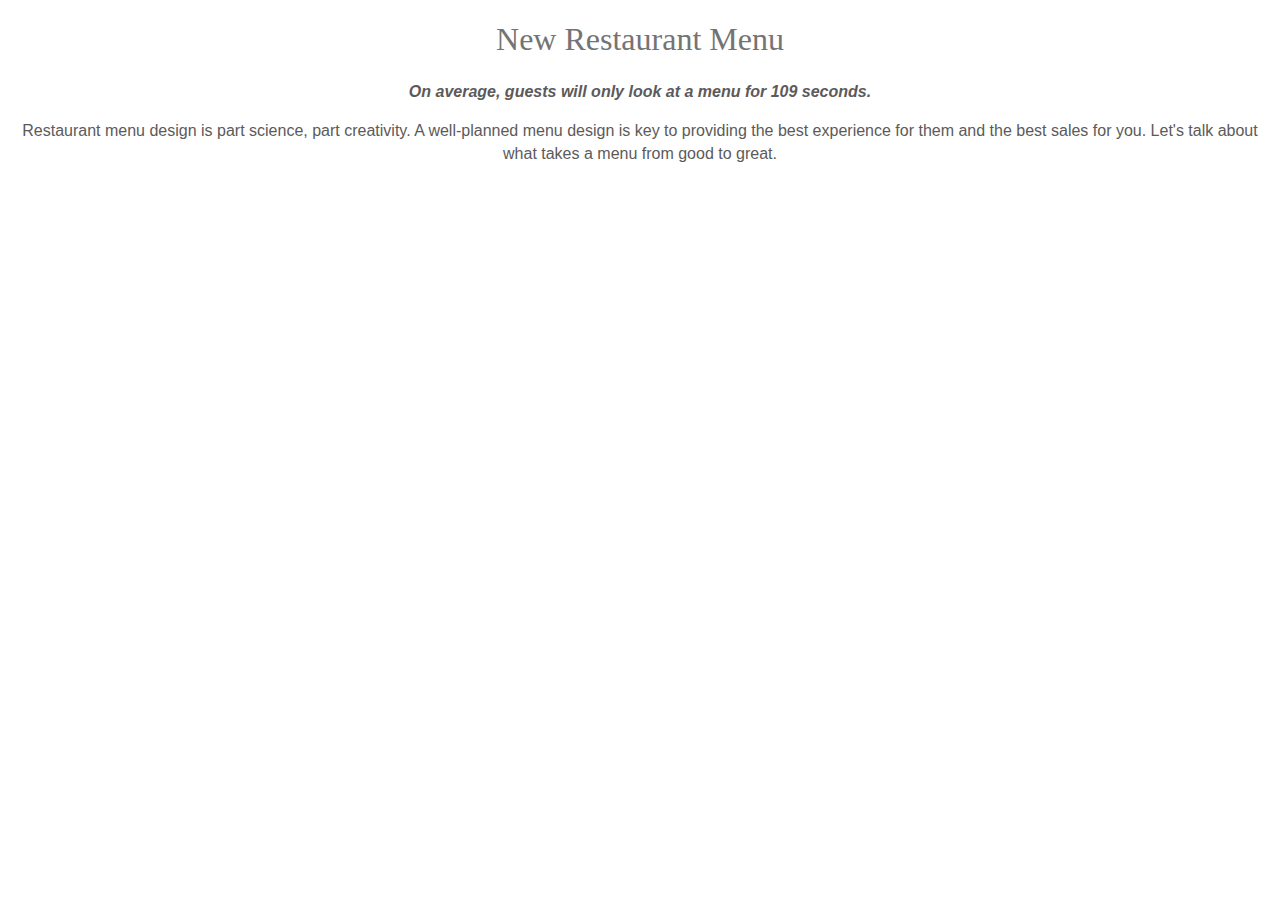
<file: Html and Css/CSS-and-Typography/01_Restaurant-Menu/index.html>
<!DOCTYPE html>
<html lang="en">

<head>
    <meta charset="UTF-8">
    <meta http-equiv="X-UA-Compatible" content="IE=edge">
    <meta name="viewport" content="width=device-width, initial-scale=1.0">
    <link rel="stylesheet" href="styles.css">
    <title>Restaurant Menu</title>
</head>

<body>
    <article>
        <h1>New Restaurant Menu</h1>
        <span>On average, guests will only look at a menu for 109 seconds.</span>
        <p>Restaurant menu design is part science, part creativity. A well-planned menu design is key to providing the
            best experience for them and the best sales for you. Let's talk about what takes a menu from good to great.
        </p>
    </article>
</body>

</html>
</file>
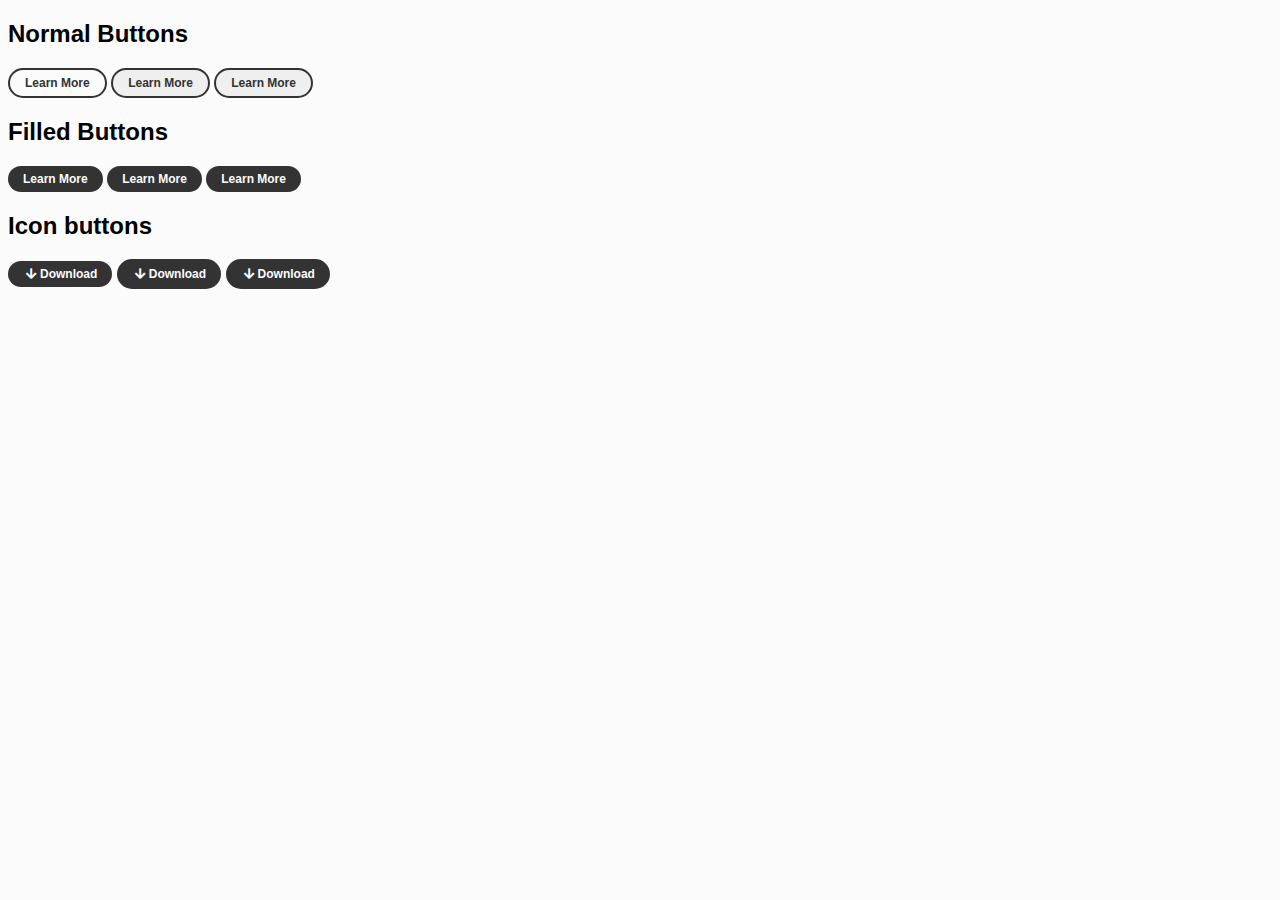
<file: Html and Css/CSS-and-Typography/04_Buttons-css/index.html>
<!DOCTYPE html>
<html lang="en">

<head>
    <meta charset="UTF-8">
    <meta http-equiv="X-UA-Compatible" content="IE=edge">
    <meta name="viewport" content="width=device-width, initial-scale=1.0">
    <link rel="stylesheet" href="styles.css">
    <title>Buttons CSS</title>
</head>

<body>
    <h2>
        Normal Buttons
    </h2>

    <a href="#" class="button normal">Learn More</a>
    <button class="button normal">Learn More</button>
    <button class="button normal hover" id="normalHover">Learn More</button>

    <h2>
        Filled Buttons
    </h2>
    
    <a href="#" class="button fill">Learn More</a>
    <button class="button fill">Learn More</button>
    <button class="button fill hover">Learn More</button>

    <h2>
        Icon buttons
    </h2>
    
    <a href="#" class="button fill"><i class="fas fa-arrow-down"></i>Download</a>
    <button class="button fill"><i class="fas fa-arrow-down"></i>Download</button>
    <button class="button fill hover"><i class="fas fa-arrow-down"></i>Download</button>
</body>

</html>
</file>
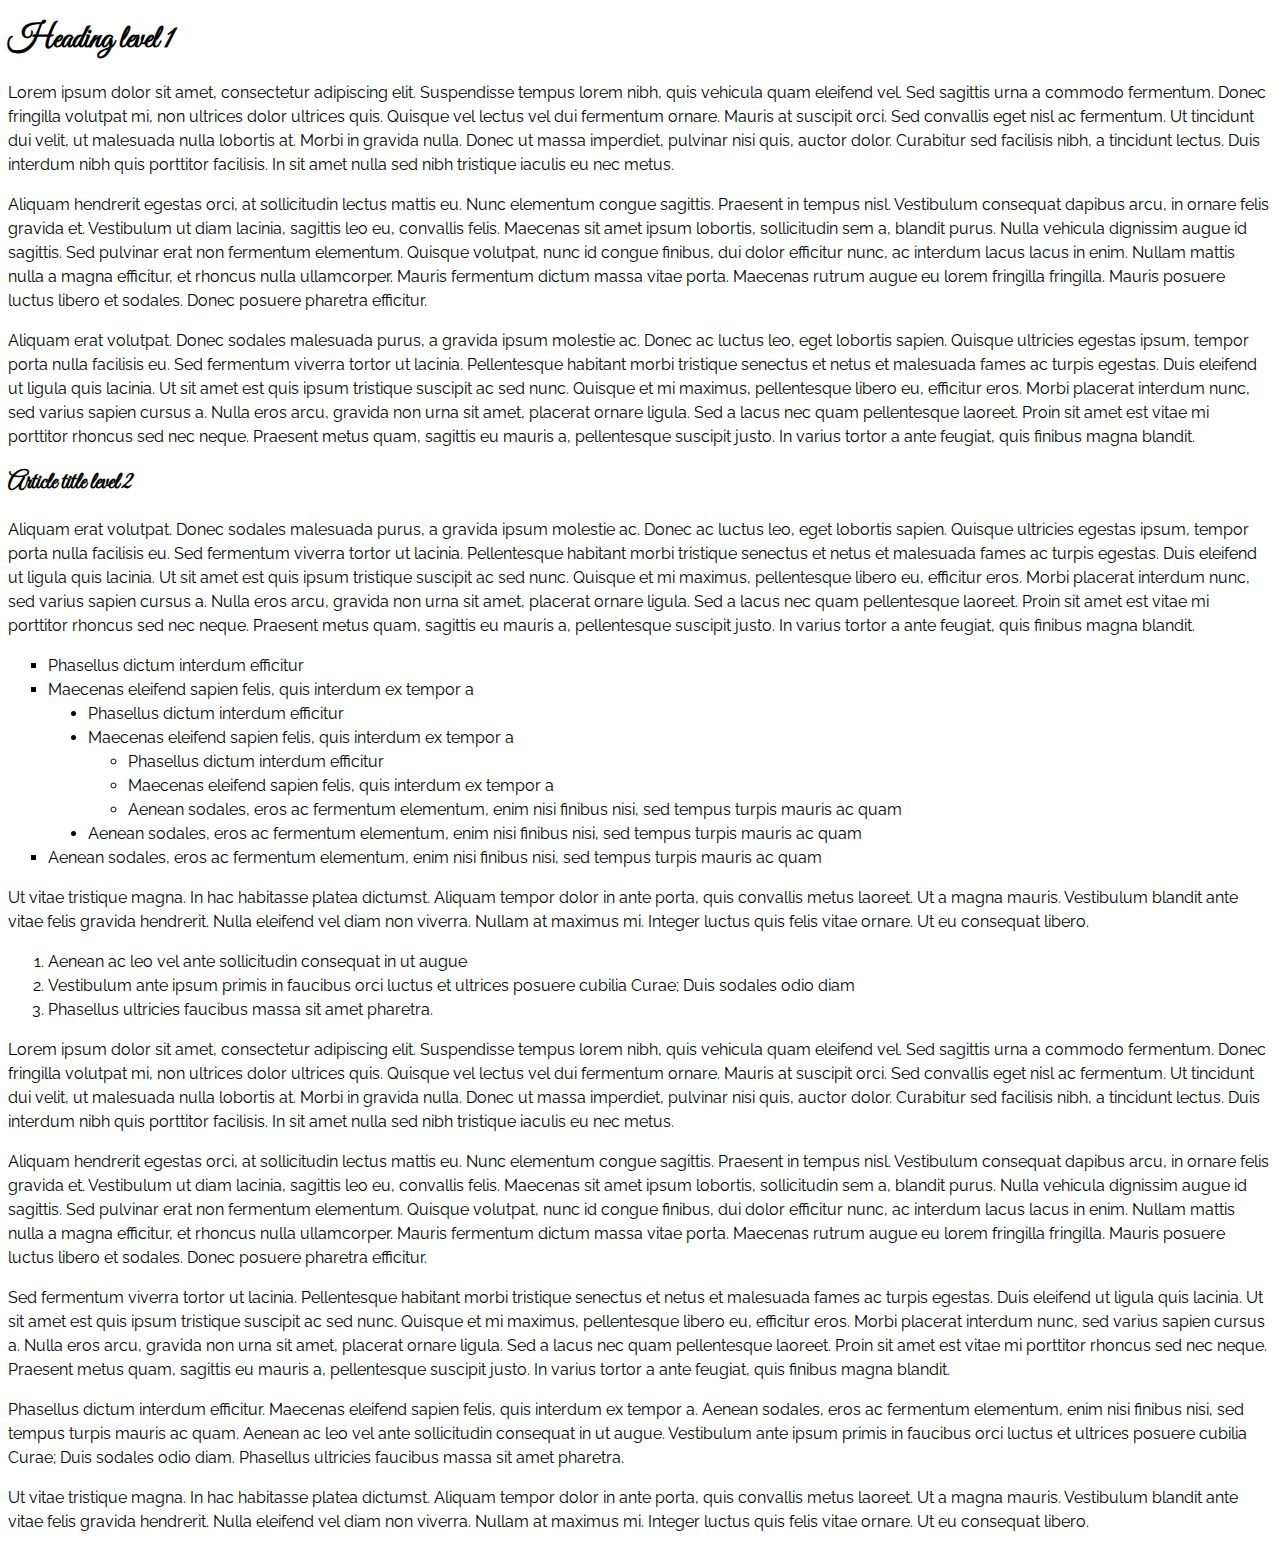
<file: Html and Css/CSS-and-Typography/05_Fonts-speciment-Great-Vibes+Raleway/index.html>
<!DOCTYPE html>
<html lang="en">

<head>
    <meta charset="UTF-8">
    <meta http-equiv="X-UA-Compatible" content="IE=edge">
    <meta name="viewport" content="width=device-width, initial-scale=1.0">
    <link rel="stylesheet" href="style.css">
    <title>Fonts Speciment Great Vibes + Raleway</title>
</head>

<body>
    <article>
        <h1>Heading level 1</h1>
        <p>Lorem ipsum dolor sit amet, consectetur adipiscing elit. Suspendisse tempus lorem nibh, quis vehicula quam
            eleifend vel. Sed sagittis urna a commodo fermentum. Donec fringilla volutpat mi, non ultrices dolor
            ultrices quis. Quisque vel lectus vel dui fermentum ornare. Mauris at suscipit orci. Sed convallis eget nisl
            ac fermentum. Ut tincidunt dui velit, ut malesuada nulla lobortis at. Morbi in gravida nulla. Donec ut massa
            imperdiet, pulvinar nisi quis, auctor dolor. Curabitur sed facilisis nibh, a tincidunt lectus. Duis interdum
            nibh quis porttitor facilisis. In sit amet nulla sed nibh tristique iaculis eu nec metus.</p>
        <p>Aliquam hendrerit egestas orci, at sollicitudin lectus mattis eu. Nunc elementum congue sagittis. Praesent in
            tempus nisl. Vestibulum consequat dapibus arcu, in ornare felis gravida et. Vestibulum ut diam lacinia,
            sagittis leo eu, convallis felis. Maecenas sit amet ipsum lobortis, sollicitudin sem a, blandit purus. Nulla
            vehicula dignissim augue id sagittis. Sed pulvinar erat non fermentum elementum. Quisque volutpat, nunc id
            congue finibus, dui dolor efficitur nunc, ac interdum lacus lacus in enim. Nullam mattis nulla a magna
            efficitur, et rhoncus nulla ullamcorper. Mauris fermentum dictum massa vitae porta. Maecenas rutrum augue eu
            lorem fringilla fringilla. Mauris posuere luctus libero et sodales. Donec posuere pharetra efficitur.</p>
        <p>Aliquam erat volutpat. Donec sodales malesuada purus, a gravida ipsum molestie ac. Donec ac luctus leo, eget
            lobortis sapien. Quisque ultricies egestas ipsum, tempor porta nulla facilisis eu. Sed fermentum viverra
            tortor ut lacinia. Pellentesque habitant morbi tristique senectus et netus et malesuada fames ac turpis
            egestas. Duis eleifend ut ligula quis lacinia. Ut sit amet est quis ipsum tristique suscipit ac sed nunc.
            Quisque et mi maximus, pellentesque libero eu, efficitur eros. Morbi placerat interdum nunc, sed varius
            sapien cursus a. Nulla eros arcu, gravida non urna sit amet, placerat ornare ligula. Sed a lacus nec quam
            pellentesque laoreet. Proin sit amet est vitae mi porttitor rhoncus sed nec neque. Praesent metus quam,
            sagittis eu mauris a, pellentesque suscipit justo. In varius tortor a ante feugiat, quis finibus magna
            blandit.</p>
    </article>
    <article>
        <h2>Article title level 2</h2>
        <p>Aliquam erat volutpat. Donec sodales malesuada purus, a gravida ipsum molestie ac. Donec ac luctus leo, eget
            lobortis sapien. Quisque ultricies egestas ipsum, tempor porta nulla facilisis eu. Sed fermentum viverra
            tortor ut lacinia. Pellentesque habitant morbi tristique senectus et netus et malesuada fames ac turpis
            egestas. Duis eleifend ut ligula quis lacinia. Ut sit amet est quis ipsum tristique suscipit ac sed nunc.
            Quisque et mi maximus, pellentesque libero eu, efficitur eros. Morbi placerat interdum nunc, sed varius
            sapien cursus a. Nulla eros arcu, gravida non urna sit amet, placerat ornare ligula. Sed a lacus nec quam
            pellentesque laoreet. Proin sit amet est vitae mi porttitor rhoncus sed nec neque. Praesent metus quam,
            sagittis eu mauris a, pellentesque suscipit justo. In varius tortor a ante feugiat, quis finibus magna
            blandit.</p>
        <ul type="square">
            <li>Phasellus dictum interdum efficitur</li>
            <li>
                <span>Maecenas eleifend sapien felis, quis interdum ex tempor a</span>
                <ul type="disc">
                    <li>Phasellus dictum interdum efficitur</li>
                    <li>
                        <span>Maecenas eleifend sapien felis, quis interdum ex tempor a</span>
                        <ul type="circle">
                            <li>Phasellus dictum interdum efficitur</li>
                            <li>Maecenas eleifend sapien felis, quis interdum ex tempor a</li>
                            <li>Aenean sodales, eros ac fermentum elementum, enim nisi finibus nisi, sed tempus turpis
                                mauris ac quam</li>
                        </ul>
                    </li>
                    <li>Aenean sodales, eros ac fermentum elementum, enim nisi finibus nisi, sed tempus turpis mauris ac
                        quam</li>
                </ul>
            </li>
            <li>Aenean sodales, eros ac fermentum elementum, enim nisi finibus nisi, sed tempus turpis mauris ac quam
            </li>
        </ul>
        <p>Ut vitae tristique magna. In hac habitasse platea dictumst. Aliquam tempor dolor in ante porta, quis
            convallis metus laoreet. Ut a magna mauris. Vestibulum blandit ante vitae felis gravida hendrerit. Nulla
            eleifend vel diam non viverra. Nullam at maximus mi. Integer luctus quis felis vitae ornare. Ut eu consequat
            libero.</p>
        <ol>
            <li>Aenean ac leo vel ante sollicitudin consequat in ut augue</li>
            <li>Vestibulum ante ipsum primis in faucibus orci luctus et ultrices posuere cubilia Curae; Duis sodales
                odio diam</li>
            <li>Phasellus ultricies faucibus massa sit amet pharetra.</li>
        </ol>
            <p>Lorem ipsum dolor sit amet, consectetur adipiscing elit. Suspendisse tempus lorem nibh, quis vehicula
                quam eleifend vel. Sed sagittis urna a commodo fermentum. Donec fringilla volutpat mi, non ultrices
                dolor ultrices quis. Quisque vel lectus vel dui fermentum ornare. Mauris at suscipit orci. Sed convallis
                eget nisl ac fermentum. Ut tincidunt dui velit, ut malesuada nulla lobortis at. Morbi in gravida nulla.
                Donec ut massa imperdiet, pulvinar nisi quis, auctor dolor. Curabitur sed facilisis nibh, a tincidunt
                lectus. Duis interdum nibh quis porttitor facilisis. In sit amet nulla sed nibh tristique iaculis eu nec
                metus.</p>
            <p>Aliquam hendrerit egestas orci, at sollicitudin lectus mattis eu. Nunc elementum congue sagittis.
                Praesent in tempus nisl. Vestibulum consequat dapibus arcu, in ornare felis gravida et. Vestibulum ut
                diam lacinia, sagittis leo eu, convallis felis. Maecenas sit amet ipsum lobortis, sollicitudin sem a,
                blandit purus. Nulla vehicula dignissim augue id sagittis. Sed pulvinar erat non fermentum elementum.
                Quisque volutpat, nunc id congue finibus, dui dolor efficitur nunc, ac interdum lacus lacus in enim.
                Nullam mattis nulla a magna efficitur, et rhoncus nulla ullamcorper. Mauris fermentum dictum massa vitae
                porta. Maecenas rutrum augue eu lorem fringilla fringilla. Mauris posuere luctus libero et sodales.
                Donec posuere pharetra efficitur.</p>
            <p>Sed fermentum viverra tortor ut lacinia. Pellentesque habitant morbi tristique senectus et netus et
                malesuada fames ac turpis egestas. Duis eleifend ut ligula quis lacinia. Ut sit amet est quis ipsum
                tristique suscipit ac sed nunc. Quisque et mi maximus, pellentesque libero eu, efficitur eros. Morbi
                placerat interdum nunc, sed varius sapien cursus a. Nulla eros arcu, gravida non urna sit amet, placerat
                ornare ligula. Sed a lacus nec quam pellentesque laoreet. Proin sit amet est vitae mi porttitor rhoncus
                sed nec neque. Praesent metus quam, sagittis eu mauris a, pellentesque suscipit justo. In varius tortor
                a ante feugiat, quis finibus magna blandit.</p>
            <p>Phasellus dictum interdum efficitur. Maecenas eleifend sapien felis, quis interdum ex tempor a. Aenean
                sodales, eros ac fermentum elementum, enim nisi finibus nisi, sed tempus turpis mauris ac quam. Aenean
                ac leo vel ante sollicitudin consequat in ut augue. Vestibulum ante ipsum primis in faucibus orci luctus
                et ultrices posuere cubilia Curae; Duis sodales odio diam. Phasellus ultricies faucibus massa sit amet
                pharetra.</p>
            <p>Ut vitae tristique magna. In hac habitasse platea dictumst. Aliquam tempor dolor in ante porta, quis
                convallis metus laoreet. Ut a magna mauris. Vestibulum blandit ante vitae felis gravida hendrerit. Nulla
                eleifend vel diam non viverra. Nullam at maximus mi. Integer luctus quis felis vitae ornare. Ut eu
                consequat libero.</p>
    </article>
</body>

</html>
</file>
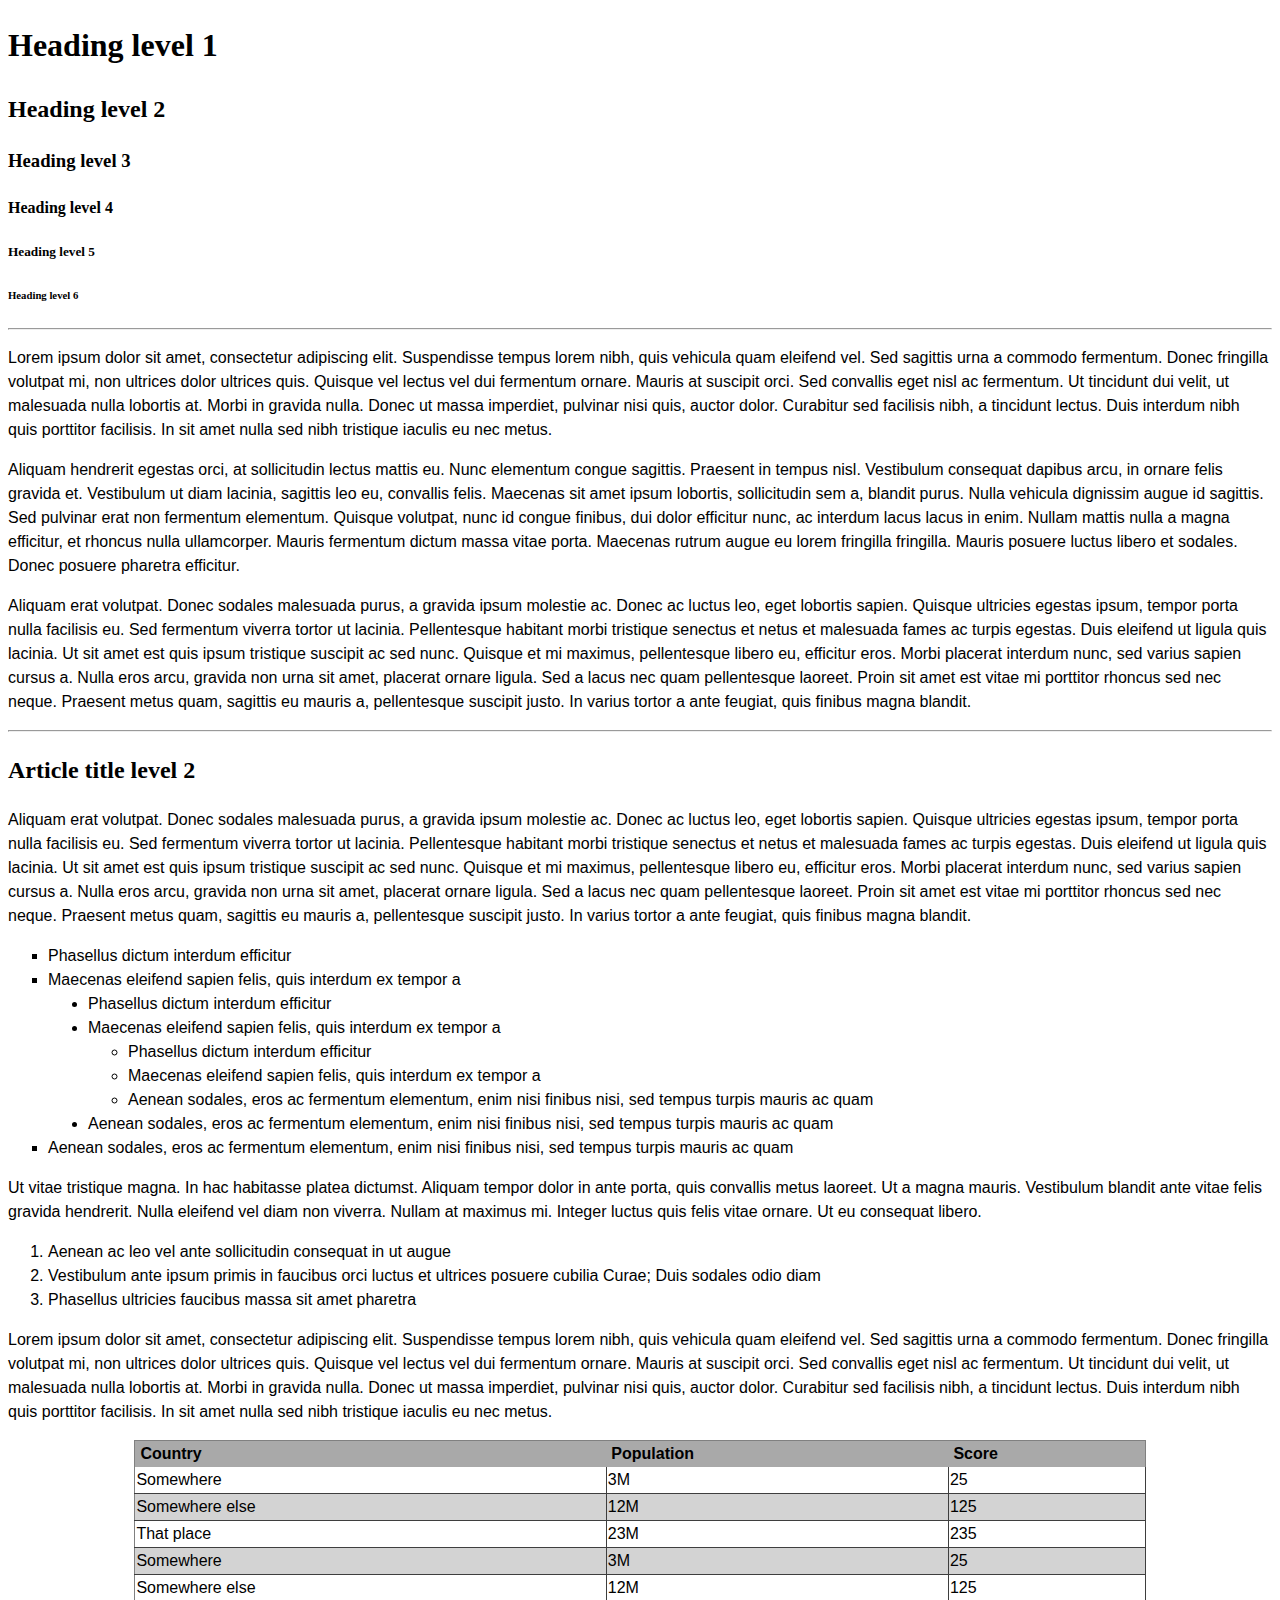
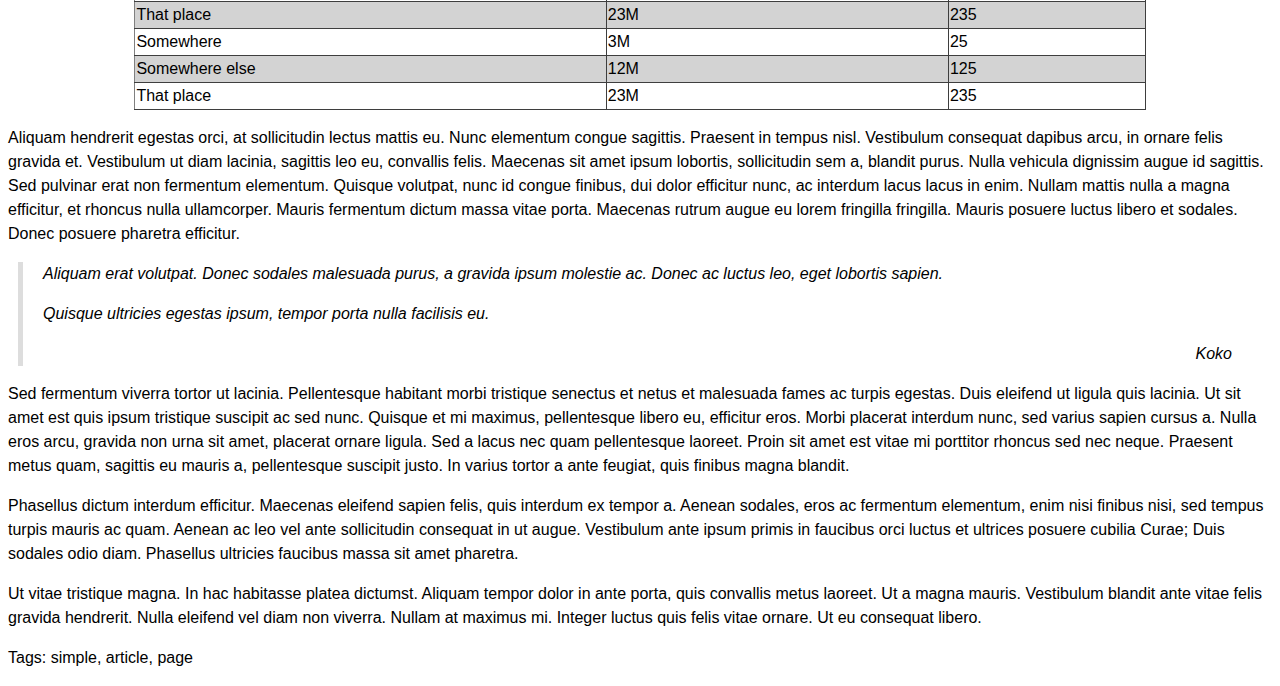
<file: Html and Css/CSS-and-Typography/11_Create-Typography-CSS/index.html>
<!DOCTYPE html>
<html lang="en">

<head>
    <meta charset="UTF-8">
    <meta http-equiv="X-UA-Compatible" content="IE=edge">
    <meta name="viewport" content="width=device-width, initial-scale=1.0">
    <link rel="stylesheet" href="style.css">
    <title>Typography</title>
</head>

<body>
    <h1>Heading level 1</h1>
    <h2>Heading level 2</h2>
    <h3>Heading level 3</h3>
    <h4>Heading level 4</h4>
    <h5>Heading level 5</h5>
    <h6>Heading level 6</h6>
    <hr>
    <p>Lorem ipsum dolor sit amet, consectetur adipiscing elit. Suspendisse tempus lorem nibh, quis vehicula quam
        eleifend vel. Sed sagittis urna a commodo fermentum. Donec fringilla volutpat mi, non ultrices dolor ultrices
        quis. Quisque vel lectus vel dui fermentum ornare. Mauris at suscipit orci. Sed convallis eget nisl ac
        fermentum. Ut tincidunt dui velit, ut malesuada nulla lobortis at. Morbi in gravida nulla. Donec ut massa
        imperdiet, pulvinar nisi quis, auctor dolor. Curabitur sed facilisis nibh, a tincidunt lectus. Duis interdum
        nibh quis porttitor facilisis. In sit amet nulla sed nibh tristique iaculis eu nec metus.</p>
    <p>Aliquam hendrerit egestas orci, at sollicitudin lectus mattis eu. Nunc elementum congue sagittis. Praesent in
        tempus nisl. Vestibulum consequat dapibus arcu, in ornare felis gravida et. Vestibulum ut diam lacinia, sagittis
        leo eu, convallis felis. Maecenas sit amet ipsum lobortis, sollicitudin sem a, blandit purus. Nulla vehicula
        dignissim augue id sagittis. Sed pulvinar erat non fermentum elementum. Quisque volutpat, nunc id congue
        finibus, dui dolor efficitur nunc, ac interdum lacus lacus in enim. Nullam mattis nulla a magna efficitur, et
        rhoncus nulla ullamcorper. Mauris fermentum dictum massa vitae porta. Maecenas rutrum augue eu lorem fringilla
        fringilla. Mauris posuere luctus libero et sodales. Donec posuere pharetra efficitur.</p>
    <p>Aliquam erat volutpat. Donec sodales malesuada purus, a gravida ipsum molestie ac. Donec ac luctus leo, eget
        lobortis sapien. Quisque ultricies egestas ipsum, tempor porta nulla facilisis eu. Sed fermentum viverra tortor
        ut lacinia. Pellentesque habitant morbi tristique senectus et netus et malesuada fames ac turpis egestas. Duis
        eleifend ut ligula quis lacinia. Ut sit amet est quis ipsum tristique suscipit ac sed nunc. Quisque et mi
        maximus, pellentesque libero eu, efficitur eros. Morbi placerat interdum nunc, sed varius sapien cursus a. Nulla
        eros arcu, gravida non urna sit amet, placerat ornare ligula. Sed a lacus nec quam pellentesque laoreet. Proin
        sit amet est vitae mi porttitor rhoncus sed nec neque. Praesent metus quam, sagittis eu mauris a, pellentesque
        suscipit justo. In varius tortor a ante feugiat, quis finibus magna blandit.</p>
    
    <hr>
    <article>
        <h2>Article title level 2</h2>

        <p>Aliquam erat volutpat. Donec sodales malesuada purus, a gravida ipsum molestie ac. Donec ac luctus leo, eget lobortis sapien. Quisque ultricies egestas ipsum, tempor porta nulla facilisis eu. Sed fermentum viverra tortor ut lacinia. Pellentesque habitant morbi tristique senectus et netus et malesuada fames ac turpis egestas. Duis eleifend ut ligula quis lacinia. Ut sit amet est quis ipsum tristique suscipit ac sed nunc. Quisque et mi maximus, pellentesque libero eu, efficitur eros. Morbi placerat interdum nunc, sed varius sapien cursus a. Nulla eros arcu, gravida non urna sit amet, placerat ornare ligula. Sed a lacus nec quam pellentesque laoreet. Proin sit amet est vitae mi porttitor rhoncus sed nec neque. Praesent metus quam, sagittis eu mauris a, pellentesque suscipit justo. In varius tortor a ante feugiat, quis finibus magna blandit.</p>

        <ul type="square">
            <li>Phasellus dictum interdum efficitur</li>
            <li>
                <span>Maecenas eleifend sapien felis, quis interdum ex tempor a</span>
                <ul type="disc">
                    <li>Phasellus dictum interdum efficitur</li>
                    <li>
                        <span>Maecenas eleifend sapien felis, quis interdum ex tempor a</span>
                        <ul type="circle">
                            <li>Phasellus dictum interdum efficitur</li>
                            <li>Maecenas eleifend sapien felis, quis interdum ex tempor a</li>
                            <li>Aenean sodales, eros ac fermentum elementum, enim nisi finibus nisi, sed tempus turpis mauris ac quam</li>
                        </ul>
                    </li>
                    <li>Aenean sodales, eros ac fermentum elementum, enim nisi finibus nisi, sed tempus turpis mauris ac quam</li>
                </ul>
            </li>
            <li>Aenean sodales, eros ac fermentum elementum, enim nisi finibus nisi, sed tempus turpis mauris ac quam</li>
        </ul>

        <p>Ut vitae tristique magna. In hac habitasse platea dictumst. Aliquam tempor dolor in ante porta, quis convallis metus laoreet. Ut a magna mauris. Vestibulum blandit ante vitae felis gravida hendrerit. Nulla eleifend vel diam non viverra. Nullam at maximus mi. Integer luctus quis felis vitae ornare. Ut eu consequat libero.</p>

        <ol>
            <li>Aenean ac leo vel ante sollicitudin consequat in ut augue</li>
            <li>Vestibulum ante ipsum primis in faucibus orci luctus et ultrices posuere cubilia Curae; Duis sodales odio diam</li>
            <li>Phasellus ultricies faucibus massa sit amet pharetra</li>
        </ol>

        <p>Lorem ipsum dolor sit amet, consectetur adipiscing elit. Suspendisse tempus lorem nibh, quis vehicula quam eleifend vel. Sed sagittis urna a commodo fermentum. Donec fringilla volutpat mi, non ultrices dolor ultrices quis. Quisque vel lectus vel dui fermentum ornare. Mauris at suscipit orci. Sed convallis eget nisl ac fermentum. Ut tincidunt dui velit, ut malesuada nulla lobortis at. Morbi in gravida nulla. Donec ut massa imperdiet, pulvinar nisi quis, auctor dolor. Curabitur sed facilisis nibh, a tincidunt lectus. Duis interdum nibh quis porttitor facilisis. In sit amet nulla sed nibh tristique iaculis eu nec metus.</p>

        <table>
            <thead>
                <tr>
                    <th>Country</th>
                    <th>Population</th>
                    <th>Score</th>
                </tr>
            </thead>
            <tbody>
                <tr>
                    <td>Somewhere</td>
                    <td>3M</td>
                    <td>25</td>
                </tr>
                <tr>
                    <td>Somewhere else</td>
                    <td>12M</td>
                    <td>125</td>
                </tr>
                <tr>
                    <td>That place</td>
                    <td>23M</td>
                    <td>235</td>
                </tr>
                <tr>
                    <td>Somewhere</td>
                    <td>3M</td>
                    <td>25</td>
                </tr>
                <tr>
                    <td>Somewhere else</td>
                    <td>12M</td>
                    <td>125</td>
                </tr>
                <tr>
                    <td>That place</td>
                    <td>23M</td>
                    <td>235</td>
                </tr>
                <tr>
                    <td>Somewhere</td>
                    <td>3M</td>
                    <td>25</td>
                </tr>
                <tr>
                    <td>Somewhere else</td>
                    <td>12M</td>
                    <td>125</td>
                </tr>
                <tr>
                    <td>That place</td>
                    <td>23M</td>
                    <td>235</td>
                </tr>
            </tbody>
        </table>

        <p>Aliquam hendrerit egestas orci, at sollicitudin lectus mattis eu. Nunc elementum congue sagittis. Praesent in tempus nisl. Vestibulum consequat dapibus arcu, in ornare felis gravida et. Vestibulum ut diam lacinia, sagittis leo eu, convallis felis. Maecenas sit amet ipsum lobortis, sollicitudin sem a, blandit purus. Nulla vehicula dignissim augue id sagittis. Sed pulvinar erat non fermentum elementum. Quisque volutpat, nunc id congue finibus, dui dolor efficitur nunc, ac interdum lacus lacus in enim. Nullam mattis nulla a magna efficitur, et rhoncus nulla ullamcorper. Mauris fermentum dictum massa vitae porta. Maecenas rutrum augue eu lorem fringilla fringilla. Mauris posuere luctus libero et sodales. Donec posuere pharetra efficitur.</p>

        <blockquote>
            <p>Aliquam erat volutpat. Donec sodales malesuada purus, a gravida ipsum molestie ac. Donec ac luctus leo, eget lobortis sapien.</p>
            <p>Quisque ultricies egestas ipsum, tempor porta nulla facilisis eu.</p>
            <p id="author"><cite>Koko</cite></p>
        </blockquote>
        <p>Sed fermentum viverra tortor ut lacinia. Pellentesque habitant morbi tristique senectus et netus et malesuada fames ac turpis egestas. Duis eleifend ut ligula quis lacinia. Ut sit amet est quis ipsum tristique suscipit ac sed nunc. Quisque et mi maximus, pellentesque libero eu, efficitur eros. Morbi placerat interdum nunc, sed varius sapien cursus a. Nulla eros arcu, gravida non urna sit amet, placerat ornare ligula. Sed a lacus nec quam pellentesque laoreet. Proin sit amet est vitae mi porttitor rhoncus sed nec neque. Praesent metus quam, sagittis eu mauris a, pellentesque suscipit justo. In varius tortor a ante feugiat, quis finibus magna blandit.</p>
        <p>Phasellus dictum interdum efficitur. Maecenas eleifend sapien felis, quis interdum ex tempor a. Aenean sodales, eros ac fermentum elementum, enim nisi finibus nisi, sed tempus turpis mauris ac quam. Aenean ac leo vel ante sollicitudin consequat in ut augue. Vestibulum ante ipsum primis in faucibus orci luctus et ultrices posuere cubilia Curae; Duis sodales odio diam. Phasellus ultricies faucibus massa sit amet pharetra.</p>
        <p>Ut vitae tristique magna. In hac habitasse platea dictumst. Aliquam tempor dolor in ante porta, quis convallis metus laoreet. Ut a magna mauris. Vestibulum blandit ante vitae felis gravida hendrerit. Nulla eleifend vel diam non viverra. Nullam at maximus mi. Integer luctus quis felis vitae ornare. Ut eu consequat libero.</p>
        <p>Tags: simple, article, page</p>
    </article>
</body>

</html>
</file>
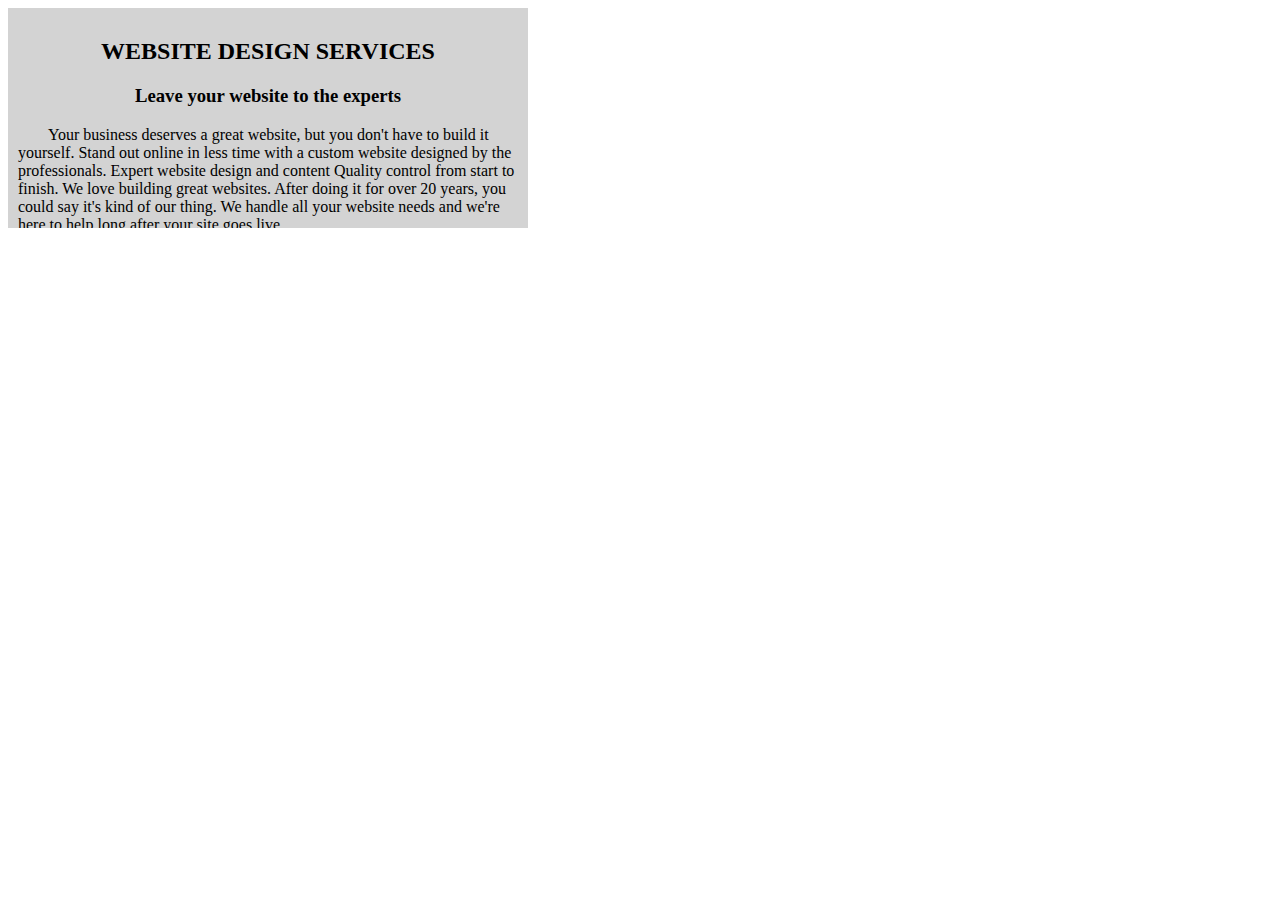
<file: Html and Css/CSS-Box-Model/02_Scrolling-Article/index.html>
<!DOCTYPE html>
<html lang="en">
<head>
    <meta charset="UTF-8">
    <meta http-equiv="X-UA-Compatible" content="IE=edge">
    <meta name="viewport" content="width=device-width, initial-scale=1.0">
    <link rel="stylesheet" href="style.css">
    <title>Scrolling Article</title>
</head>
<body>
    <section>
        <article>
            <h2>Website design services</h2>
            <h3>Leave your website to the experts</h3>
            <p>Your business deserves a great website, but you don't have to build it yourself. Stand out online in less time with a custom website designed by the professionals. Expert website design and content Quality control from start to finish. We love building great websites. After doing it for over 20 years, you could say it's kind of our thing. We handle all your website needs and we're here to help long after your site goes live.</p>
        </article>
    </section>
</body>
</html>
</file>
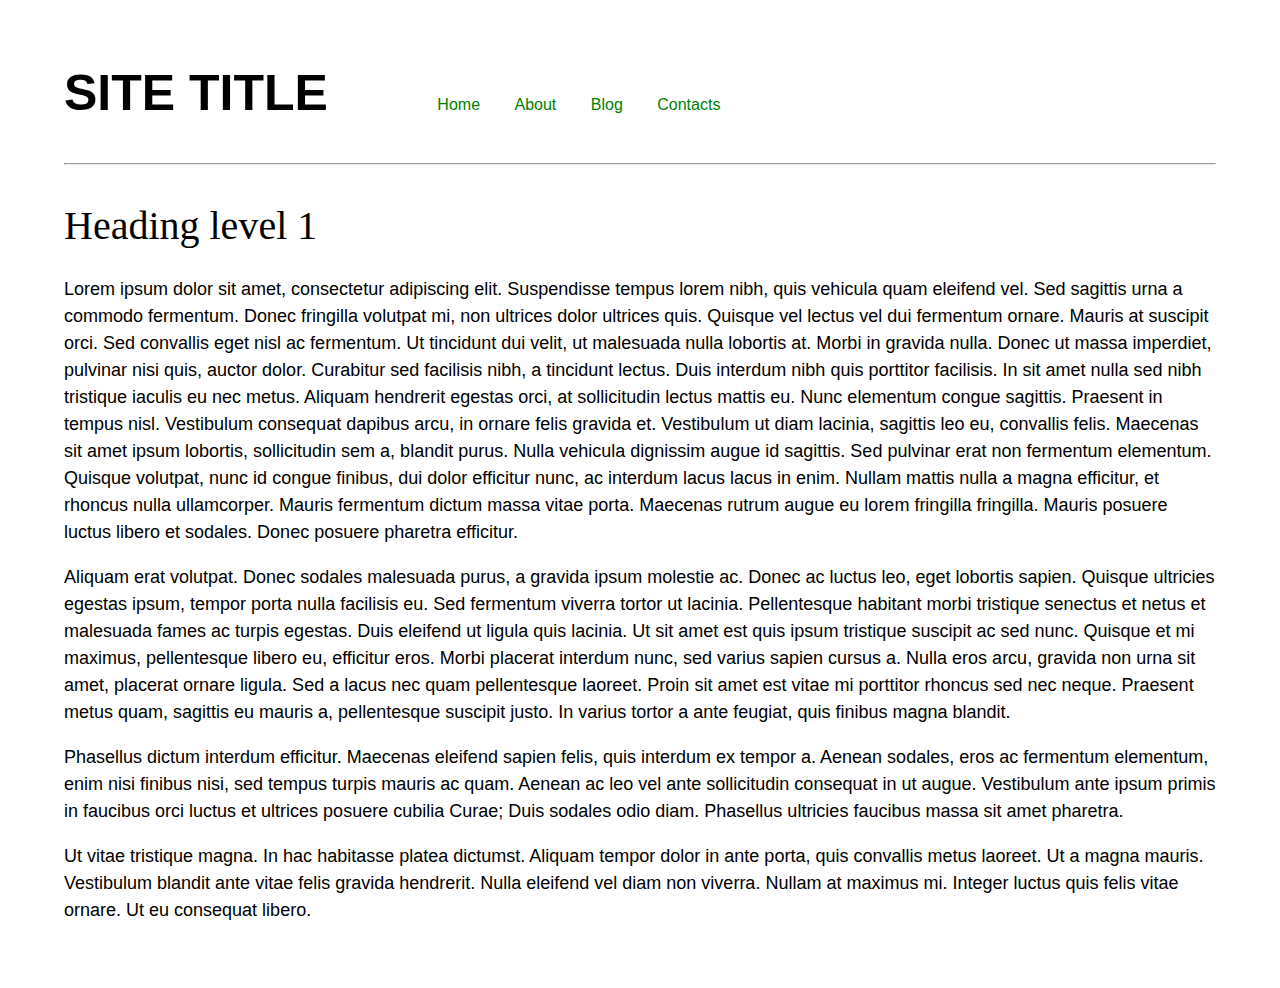
<file: Html and Css/CSS-Box-Model/06_Navigation-inline-block/index.html>
<!DOCTYPE html>
<html lang="en">

<head>
    <meta charset="UTF-8">
    <meta http-equiv="X-UA-Compatible" content="IE=edge">
    <meta name="viewport" content="width=device-width, initial-scale=1.0">
    <link rel="stylesheet" href="style.css">
    <title>Navigation Inline Block</title>
</head>

<body>
    <header>
        <span>SITE TITLE</span>
        <nav>
            <ul class="navbar">
                <li><a href="#">Home</a></li>
                <li><a href="#">About</a></li>
                <li><a href="#">Blog</a></li>
                <li><a href="#">Contacts</a></li>
            </ul>
        </nav>
    </header>
    <hr>
    <main>
        <h1>Heading level 1</h1>
        <p>Lorem ipsum dolor sit amet, consectetur adipiscing elit. Suspendisse tempus lorem nibh, quis vehicula quam
            eleifend vel. Sed sagittis urna a commodo fermentum. Donec fringilla volutpat mi, non ultrices dolor
            ultrices quis. Quisque vel lectus vel dui fermentum ornare. Mauris at suscipit orci. Sed convallis eget nisl
            ac fermentum. Ut tincidunt dui velit, ut malesuada nulla lobortis at. Morbi in gravida nulla. Donec ut massa
            imperdiet, pulvinar nisi quis, auctor dolor. Curabitur sed facilisis nibh, a tincidunt lectus. Duis interdum
            nibh quis porttitor facilisis. In sit amet nulla sed nibh tristique iaculis eu nec metus.
            Aliquam hendrerit egestas orci, at sollicitudin lectus mattis eu. Nunc elementum congue sagittis. Praesent
            in tempus nisl. Vestibulum consequat dapibus arcu, in ornare felis gravida et. Vestibulum ut diam lacinia,
            sagittis leo eu, convallis felis. Maecenas sit amet ipsum lobortis, sollicitudin sem a, blandit purus. Nulla
            vehicula dignissim augue id sagittis. Sed pulvinar erat non fermentum elementum. Quisque volutpat, nunc id
            congue finibus, dui dolor efficitur nunc, ac interdum lacus lacus in enim. Nullam mattis nulla a magna
            efficitur, et rhoncus nulla ullamcorper. Mauris fermentum dictum massa vitae porta. Maecenas rutrum augue eu
            lorem fringilla fringilla. Mauris posuere luctus libero et sodales. Donec posuere pharetra efficitur.</p>
        <p>Aliquam erat volutpat. Donec sodales malesuada purus, a gravida ipsum molestie ac. Donec ac luctus leo, eget
            lobortis sapien. Quisque ultricies egestas ipsum, tempor porta nulla facilisis eu. Sed fermentum viverra
            tortor ut lacinia. Pellentesque habitant morbi tristique senectus et netus et malesuada fames ac turpis
            egestas. Duis eleifend ut ligula quis lacinia. Ut sit amet est quis ipsum tristique suscipit ac sed nunc.
            Quisque et mi maximus, pellentesque libero eu, efficitur eros. Morbi placerat interdum nunc, sed varius
            sapien cursus a. Nulla eros arcu, gravida non urna sit amet, placerat ornare ligula. Sed a lacus nec quam
            pellentesque laoreet. Proin sit amet est vitae mi porttitor rhoncus sed nec neque. Praesent metus quam,
            sagittis eu mauris a, pellentesque suscipit justo. In varius tortor a ante feugiat, quis finibus magna
            blandit.</p>
        <p>Phasellus dictum interdum efficitur. Maecenas eleifend sapien felis, quis interdum ex tempor a. Aenean
            sodales, eros ac fermentum elementum, enim nisi finibus nisi, sed tempus turpis mauris ac quam. Aenean ac
            leo vel ante sollicitudin consequat in ut augue. Vestibulum ante ipsum primis in faucibus orci luctus et
            ultrices posuere cubilia Curae; Duis sodales odio diam. Phasellus ultricies faucibus massa sit amet
            pharetra.</p>
        <p>Ut vitae tristique magna. In hac habitasse platea dictumst. Aliquam tempor dolor in ante porta, quis
            convallis metus laoreet. Ut a magna mauris. Vestibulum blandit ante vitae felis gravida hendrerit. Nulla
            eleifend vel diam non viverra. Nullam at maximus mi. Integer luctus quis felis vitae ornare. Ut eu consequat
            libero.</p>
    </main>
</body>

</html>
</file>
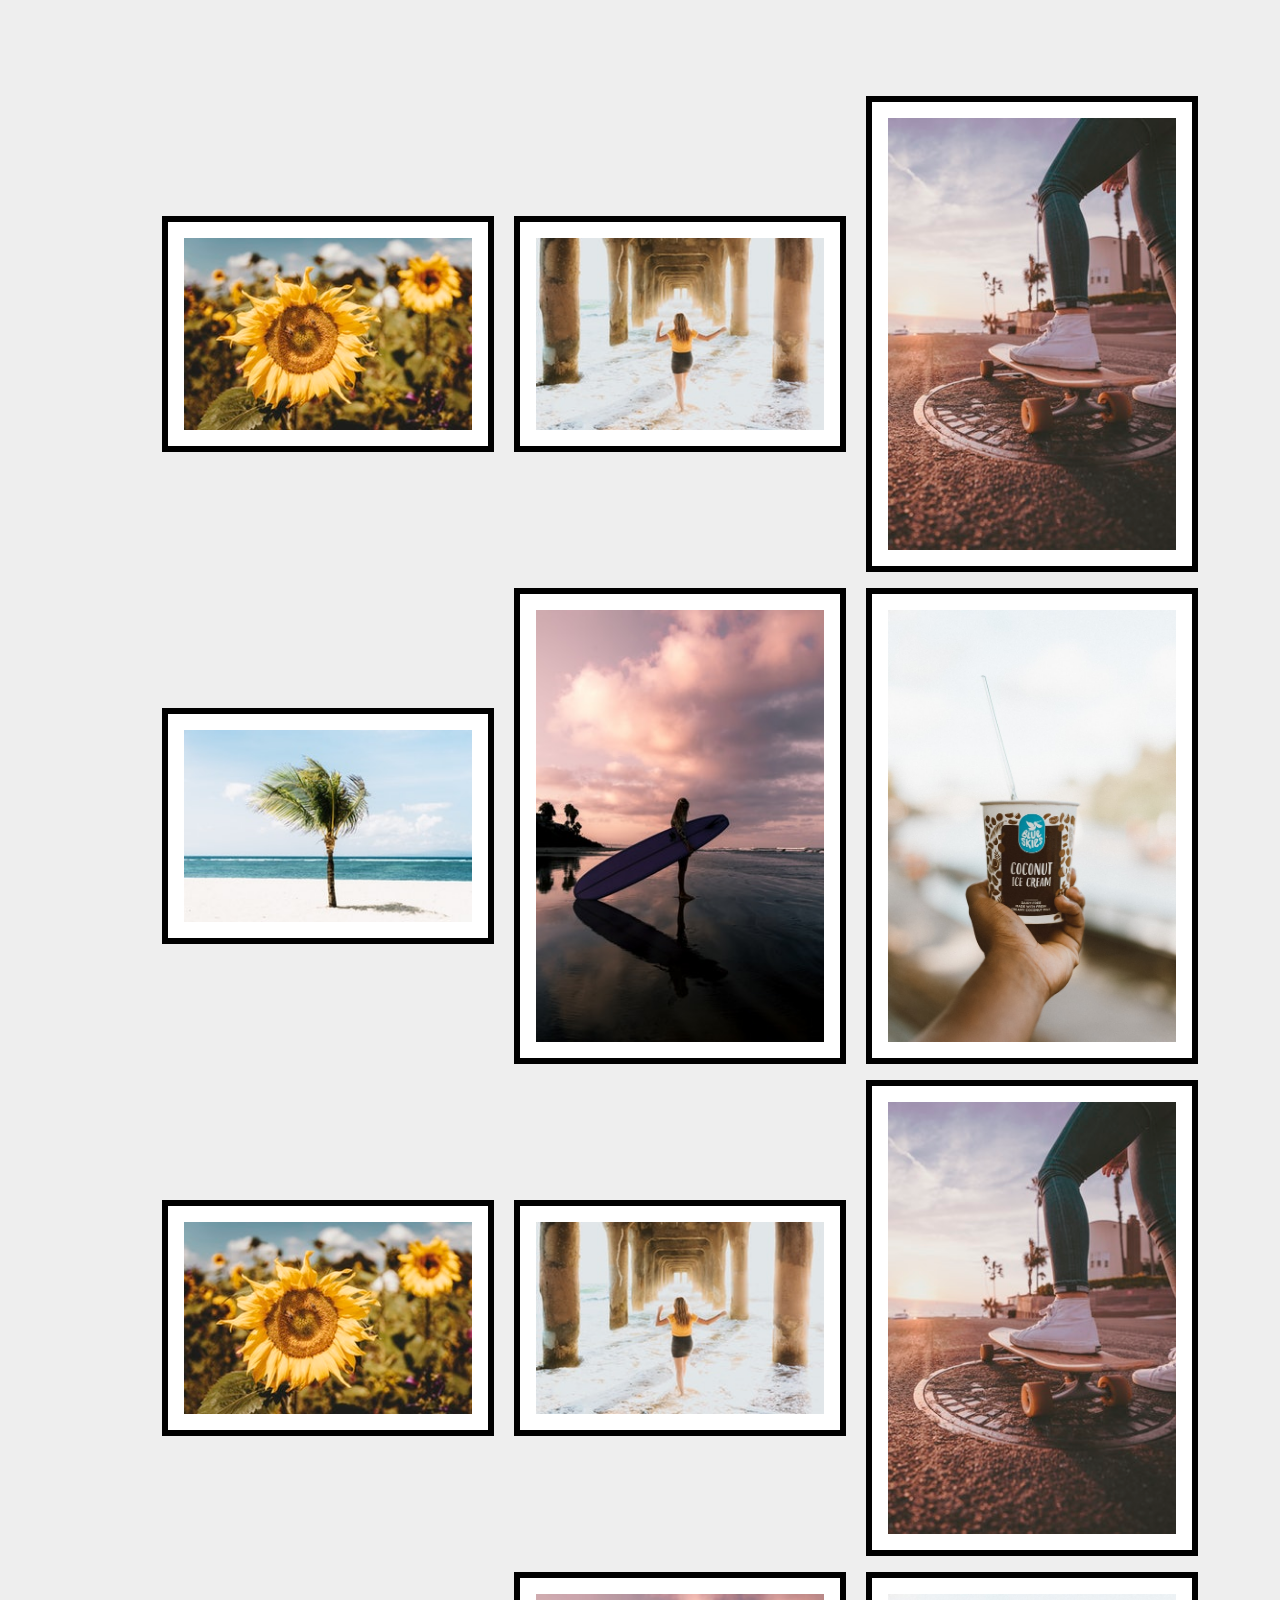
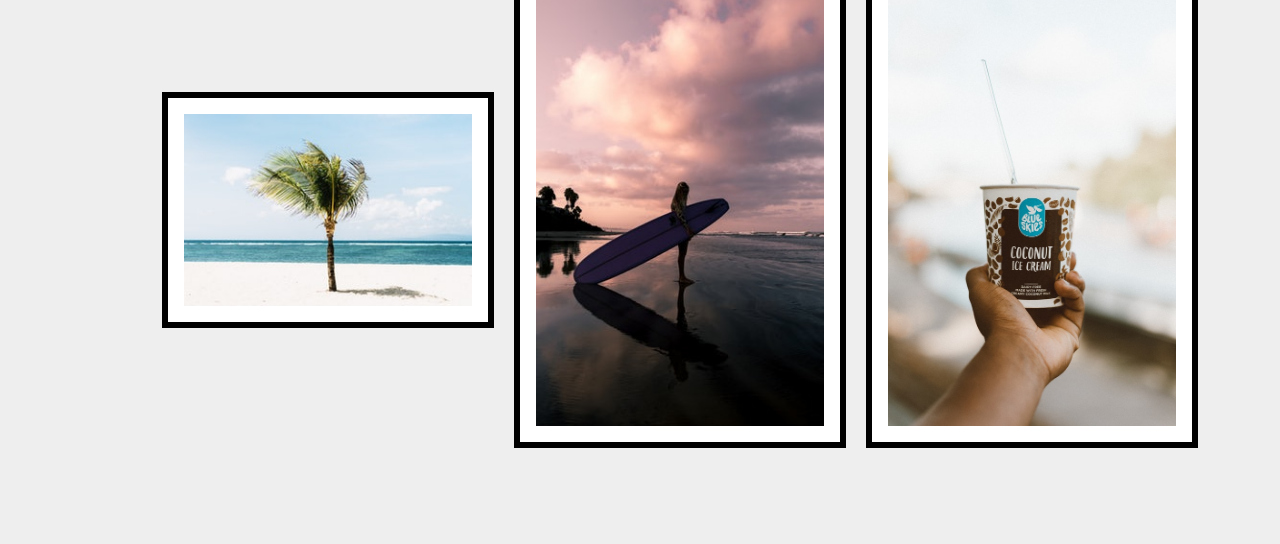
<file: Html and Css/CSS-Box-Model/08_Photo-gallery-inline-block/index.html>
<!DOCTYPE html>
<html lang="en">
<head>
    <meta charset="UTF-8">
    <meta http-equiv="X-UA-Compatible" content="IE=edge">
    <meta name="viewport" content="width=device-width, initial-scale=1.0">
    <link rel="stylesheet" href="style.css">
    <title>Photo Gallery - Inline Block</title>
</head>
<body>
    <ul class="gallery">
        <li><img src="./images/picture1.jpg" alt=""></li>
        <li><img src="./images/picture2.jpg" alt=""></li>
        <li><img src="./images/picture3.jpg" alt=""></li>
        <li><img src="./images/picture4.jpg" alt=""></li>
        <li><img src="./images/picture5.jpg" alt=""></li>
        <li><img src="./images/picture6.jpg" alt=""></li>
        <li><img src="./images/picture1.jpg" alt=""></li>
        <li><img src="./images/picture2.jpg" alt=""></li>
        <li><img src="./images/picture3.jpg" alt=""></li>
        <li><img src="./images/picture4.jpg" alt=""></li>
        <li><img src="./images/picture5.jpg" alt=""></li>
        <li><img src="./images/picture6.jpg" alt=""></li>
    </ul>
</body>
</html>
</file>
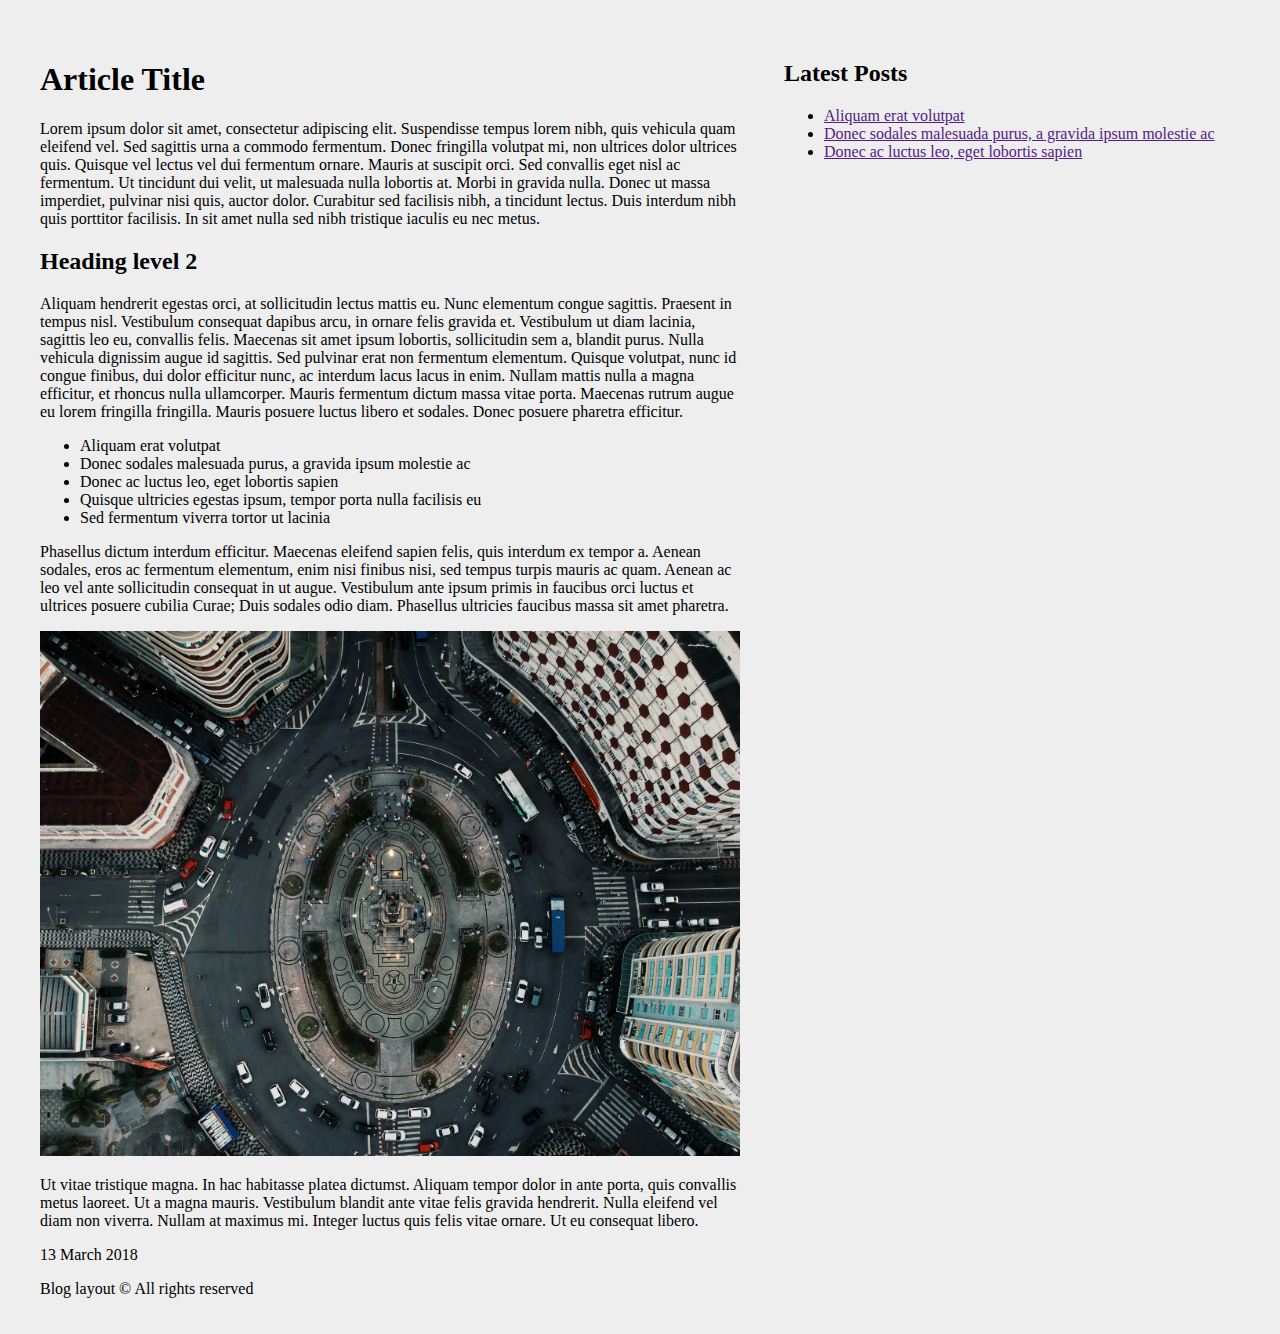
<file: Html and Css/CSS-Box-Model/09_Blog-layout-inline-block/index.html>
<!DOCTYPE html>
<html lang="en">

<head>
    <meta charset="UTF-8">
    <meta name="viewport" content="width=device-width, initial-scale=1.0">
    <link rel="stylesheet" href="style.css">
    <title>Blog Layout Inline Block</title>
</head>

<body>
    <article>

        <header>
            <h1>Article Title</h1>
            <p>Lorem ipsum dolor sit amet, consectetur adipiscing elit. Suspendisse tempus lorem nibh, quis vehicula
                quam eleifend vel. Sed sagittis urna a commodo fermentum. Donec fringilla volutpat mi, non ultrices
                dolor ultrices quis. Quisque vel lectus vel dui fermentum ornare. Mauris at suscipit orci. Sed convallis
                eget nisl ac fermentum. Ut tincidunt dui velit, ut malesuada nulla lobortis at. Morbi in gravida nulla.
                Donec ut massa imperdiet, pulvinar nisi quis, auctor dolor. Curabitur sed facilisis nibh, a tincidunt
                lectus. Duis interdum nibh quis porttitor facilisis. In sit amet nulla sed nibh tristique iaculis eu nec
                metus.</p>
        </header>

        <section>
            <h2>Heading level 2</h2>
            <p>Aliquam hendrerit egestas orci, at sollicitudin lectus mattis eu. Nunc elementum congue sagittis.
                Praesent in tempus nisl. Vestibulum consequat dapibus arcu, in ornare felis gravida et. Vestibulum ut
                diam lacinia, sagittis leo eu, convallis felis. Maecenas sit amet ipsum lobortis, sollicitudin sem a,
                blandit purus. Nulla vehicula dignissim augue id sagittis. Sed pulvinar erat non fermentum elementum.
                Quisque volutpat, nunc id congue finibus, dui dolor efficitur nunc, ac interdum lacus lacus in enim.
                Nullam mattis nulla a magna efficitur, et rhoncus nulla ullamcorper. Mauris fermentum dictum massa vitae
                porta. Maecenas rutrum augue eu lorem fringilla fringilla. Mauris posuere luctus libero et sodales.
                Donec posuere pharetra efficitur.
            </p>
            <ul>
                <li>Aliquam erat volutpat</li>
                <li>Donec sodales malesuada purus, a gravida ipsum molestie ac</li>
                <li>Donec ac luctus leo, eget lobortis sapien</li>
                <li>Quisque ultricies egestas ipsum, tempor porta nulla facilisis eu</li>
                <li>Sed fermentum viverra tortor ut lacinia</li>
            </ul>
            <p>Phasellus dictum interdum efficitur. Maecenas eleifend sapien felis, quis interdum ex tempor a. Aenean
                sodales, eros ac fermentum elementum, enim nisi finibus nisi, sed tempus turpis mauris ac quam. Aenean
                ac leo vel ante sollicitudin consequat in ut augue. Vestibulum ante ipsum primis in faucibus orci luctus
                et ultrices posuere cubilia Curae; Duis sodales odio diam. Phasellus ultricies faucibus massa sit amet
                pharetra.
            </p>
            <img src="images/picture.jpg" alt="err">
            <p>Ut vitae tristique magna. In hac habitasse platea dictumst. Aliquam tempor dolor in ante porta, quis
                convallis metus laoreet. Ut a magna mauris. Vestibulum blandit ante vitae felis gravida hendrerit. Nulla
                eleifend vel diam non viverra. Nullam at maximus mi. Integer luctus quis felis vitae ornare. Ut eu
                consequat libero.
            </p>
        </section>

        <footer>
            <p>13 March 2018</p>
            <p>Blog layout &copy; All rights reserved</p>
        </footer>

    </article>
    <aside>

        <h2>Latest Posts</h2>

        <ul>
            <li>
                <a href="">Aliquam erat volutpat</a>
            </li>
            <li>
                <a href="">Donec sodales malesuada purus, a gravida ipsum molestie ac</a>
            </li>
            <li>
                <a href="">Donec ac luctus leo, eget lobortis sapien</a>
            </li>
        </ul>

    </aside>
</body>

</html>
</file>
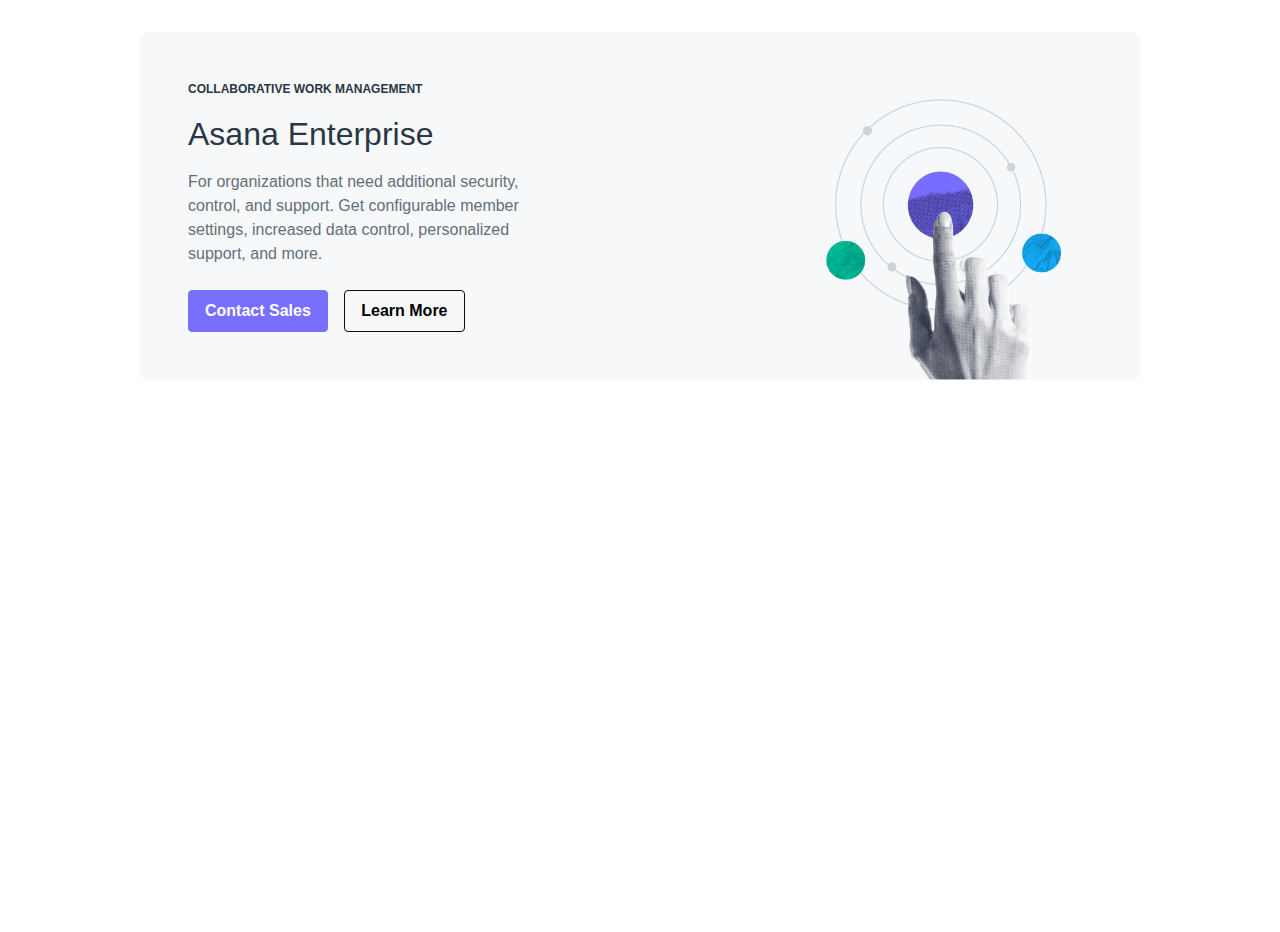
<file: Html and Css/Exam Prep/01. Enterprise/index.html>
<!DOCTYPE html>
<html lang="en">
<head>
    <meta charset="UTF-8">
    <meta http-equiv="X-UA-Compatible" content="IE=edge">
    <meta name="viewport" content="width=device-width, initial-scale=1.0">
    <link rel="stylesheet" href="reset.css">
    <link rel="stylesheet" href="style.css">
    <title>Enterprise</title>
</head>
<body>
    <main>
        <section id="about">
            <div class="info">
                <p class="info__subtitle">COLLABORATIVE WORK MANAGEMENT</p>
                <h1 class="info__title">Asana Enterprise</h1>
                <p class="info__desc">For organizations that need additional security, control, and support. Get configurable member settings, increased data control, personalized support, and more.</p>

                <button type="button" class="btn btn--primary">Contact Sales</button>
                <button type="button" class="btn">Learn More</button>
            </div>

            <img src="./images/img.png" alt="" class="img">
        </section>
    </main>
</body>
</html>
</file>
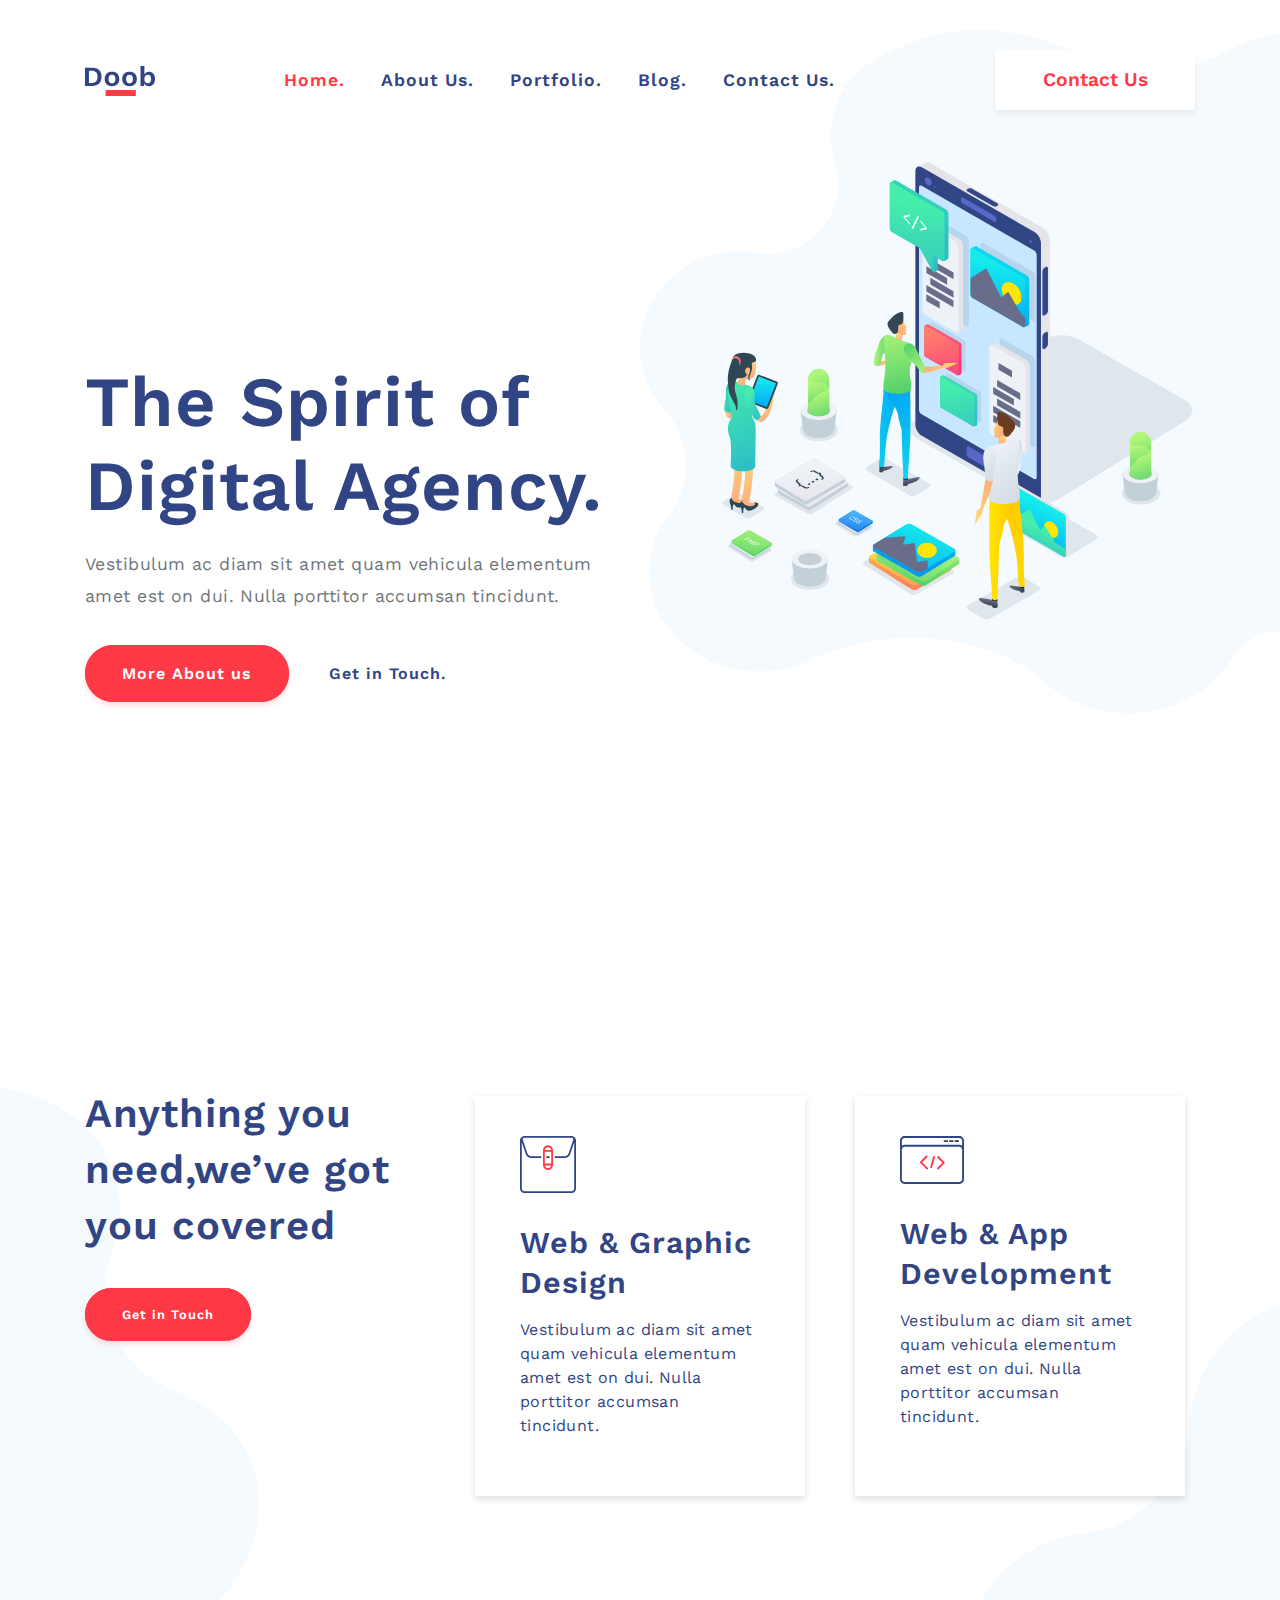
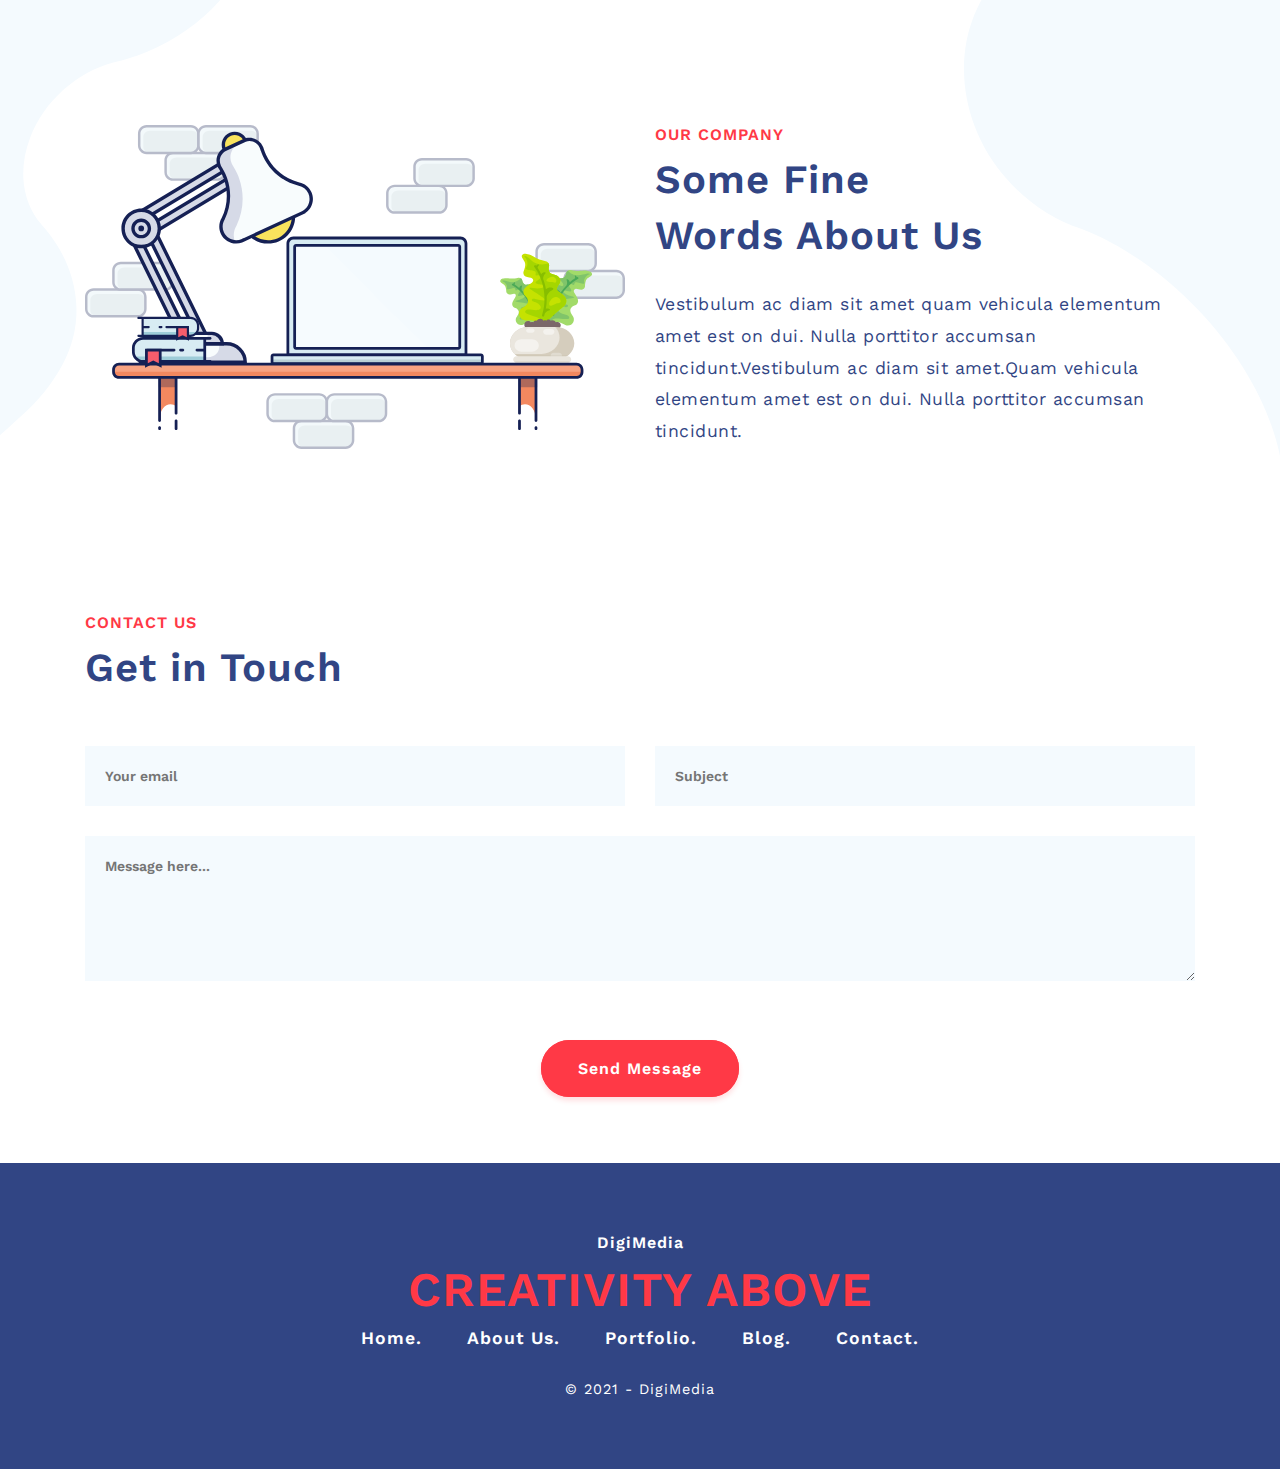
<file: Html and Css/Exam Prep/02. DigiMedia/index.html>
<!DOCTYPE html>
<html lang="en">
  <head>
    <meta http-equiv="content-type" content="text/html; charset=utf-8" />
    <meta name="viewport" content="width=device-width, initial-scale=1.0" />
    <link rel="icon" type="image/png" href="images/favicon.png" />
    <link
      href="https://fonts.googleapis.com/css?family=Work+Sans:400,600&display=swap"
      rel="stylesheet"
    />
    <link rel="stylesheet" href="css/icofont.min.css" />
    <link href="css/bootstrap.min.css" rel="stylesheet" />
    <link href="css/main.css" rel="stylesheet" />
    <link href="css/responsive.css" rel="stylesheet" />
    <title>DigiMedia</title>
  </head>
  <body>
    <header id="home">
      <section class="container">
        <nav class="navbar navbar-expand-lg navbar-light">
          <a class="navbar-brand" href="#"><img src="images/logo.svg" /></a>
          <div class="collapse navbar-collapse" id="navbarSupportedContent">
            <ul class="navbar-nav mr-auto">
              <li class="nav-item active">
                <a class="nav-link" href="#home"
                  >Home.<span class="sr-only">(current)</span></a
                >
              </li>
              <li class="nav-item">
                <a class="nav-link" href="#about-us">About Us.</a>
              </li>
              <li class="nav-item">
                <a class="nav-link" href="#portfolio">Portfolio.</a>
              </li>
              <li class="nav-item">
                <a class="nav-link" href="#blog">Blog.</a>
              </li>
              <li class="nav-item">
                <a class="nav-link" href="#contact-us">Contact Us.</a>
              </li>
            </ul>
            <form
              href="#contact-us"
              class="contact-btn form-inline my-2 my-lg-0"
            >
              <button>Contact Us</button>
            </form>
          </div>
        </nav>
      </section>
      <section class="container-fluid hero">
        <img src="images/hero.svg" />
        <article class="container">
          <h1>The Spirit of<br />Digital Agency.</h1>
          <p>
            Vestibulum ac diam sit amet quam vehicula elementum<br />
            amet est on dui. Nulla porttitor accumsan tincidunt.
          </p>
          <article class="hero-btns">
            <a href="#about-us">More About us</a>
            <a href="#contact-us">Get in Touch.</a>
          </article>
        </article>
      </section>
    </header>
    <section id="about-us" class="services">
      <div class="container-fluid">
        <div class="side-img">
          <img src="images/aside.svg" />
        </div>
        <div class="side2-img">
          <img src="images/aside2.svg" />
        </div>
        <div class="container">
          <div class="row">
            <div class="col-12 col-sm-12 col-lg-4 service-txt">
              <h2>Anything you need,we’ve got you covered</h2>
              <div class="hero-btns service-btn">
                <a href="#contact-us">Get in Touch</a>
              </div>
            </div>
            <div class="col-12 col-sm-6 col-lg-4">
              <div class="service-box">
                <img src="images/service-icon1.svg" />
                <h3>Web & Graphic<br />Design</h3>
                <p>
                  Vestibulum ac diam sit amet quam vehicula elementum amet est
                  on dui. Nulla porttitor accumsan tincidunt.
                </p>
              </div>
            </div>
            <div class="col-12 col-sm-6 col-lg-4">
              <div class="service-box">
                <img src="images/service-icon2.svg" />
                <h3>Web & App <br />Development</h3>
                <p>
                  Vestibulum ac diam sit amet quam vehicula elementum amet est
                  on dui. Nulla porttitor accumsan tincidunt.
                </p>
              </div>
            </div>
          </div>
        </div>
      </div>
    </section>
    <section class="about">
      <div class="container">
        <div class="row">
          <div class="col-12 col-sm-12 col-lg-6">
            <img src="images/aboutimg.svg" />
          </div>
          <div class="col-12 col-sm-12 col-lg-6">
            <h5>OUR COMPANY</h5>
            <h2>Some Fine<br />Words About Us</h2>
            <p>
              Vestibulum ac diam sit amet quam vehicula elementum amet est on
              dui. Nulla porttitor accumsan tincidunt.Vestibulum ac diam sit
              amet.Quam vehicula elementum amet est on dui. Nulla porttitor
              accumsan tincidunt.
            </p>
          </div>
        </div>
      </div>
    </section>
    <section id="contact-us" class="contact">
      <div class="container">
        <div class="row">
          <div class="col-12">
            <h5>CONTACT US</h5>
            <h2>Get in Touch</h2>
          </div>
        </div>
        <div class="row">
          <div class="col-12 col-lg-6 email">
            <input placeholder="Your email" type="email" id="email" />
          </div>
          <div class="col-12 col-lg-6 email">
            <input placeholder="Subject" type="subject" id="subject" />
          </div>
        </div>
        <div class="row">
          <div class="col-12 message">
            <textarea
              id="message"
              name="message"
              rows="5"
              cols="1"
              placeholder="Message here..."
            ></textarea>
          </div>
          <div class="col-12">
            <div class="hero-btns contact-btn">
              <a href="#">Send Message</a>
            </div>
          </div>
        </div>
      </div>
    </section>
    <footer>
      <div class="container">
        <div class="row">
          <div class="col-12">
            <h5>DigiMedia</h5>
            <h3>CREATIVITY ABOVE</h3>
            <ul class="contact-nav">
              <li><a href="#home">Home.</a></li>
              <li><a href="#about-us">About Us.</a></li>
              <li><a href="#portfolio">Portfolio.</a></li>
              <li><a href="#blog">Blog.</a></li>
              <li><a href="#contact-us">Contact.</a></li>
            </ul>
            <h6>© 2021 - DigiMedia</h6>
          </div>
        </div>
      </div>
    </footer>
  </body>
</html>
</file>
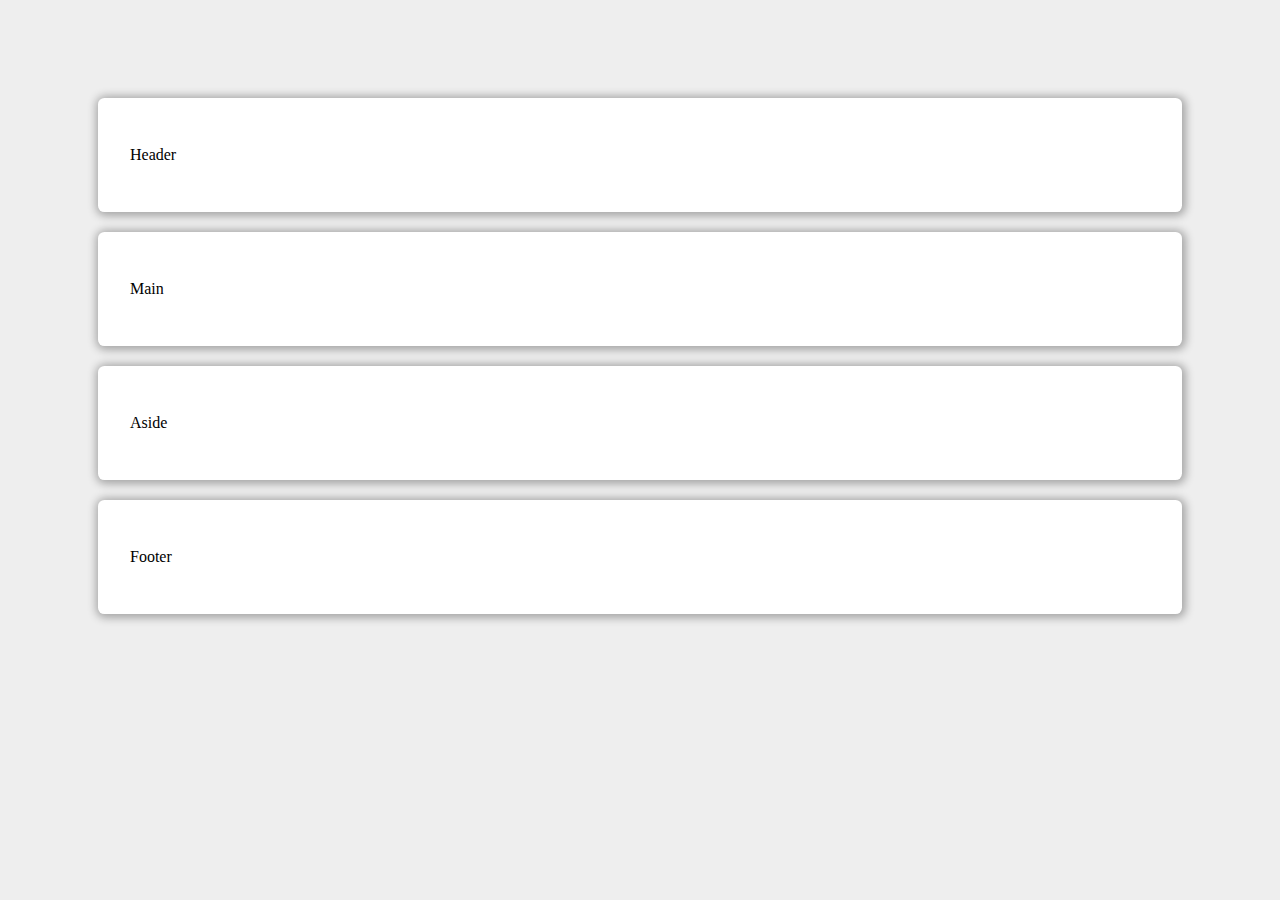
<file: Html and Css/Flexbox/01_Flexbox-Layout/index.html>
<!DOCTYPE html>
<html lang="en">
<head>
    <meta charset="UTF-8">
    <meta http-equiv="X-UA-Compatible" content="IE=edge">
    <meta name="viewport" content="width=device-width, initial-scale=1.0">
    <link rel="stylesheet" href="style.css">
    <title>Flexbox Layout</title>
</head>
<body>
    <header>
        <p>Header</p>
    </header>
    <main>
        <p>Main</p>
    </main>
    <aside>
        <p>Aside</p>
    </aside>
    <footer>
        <p>Footer</p>
    </footer>
</body>
</html>
</file>
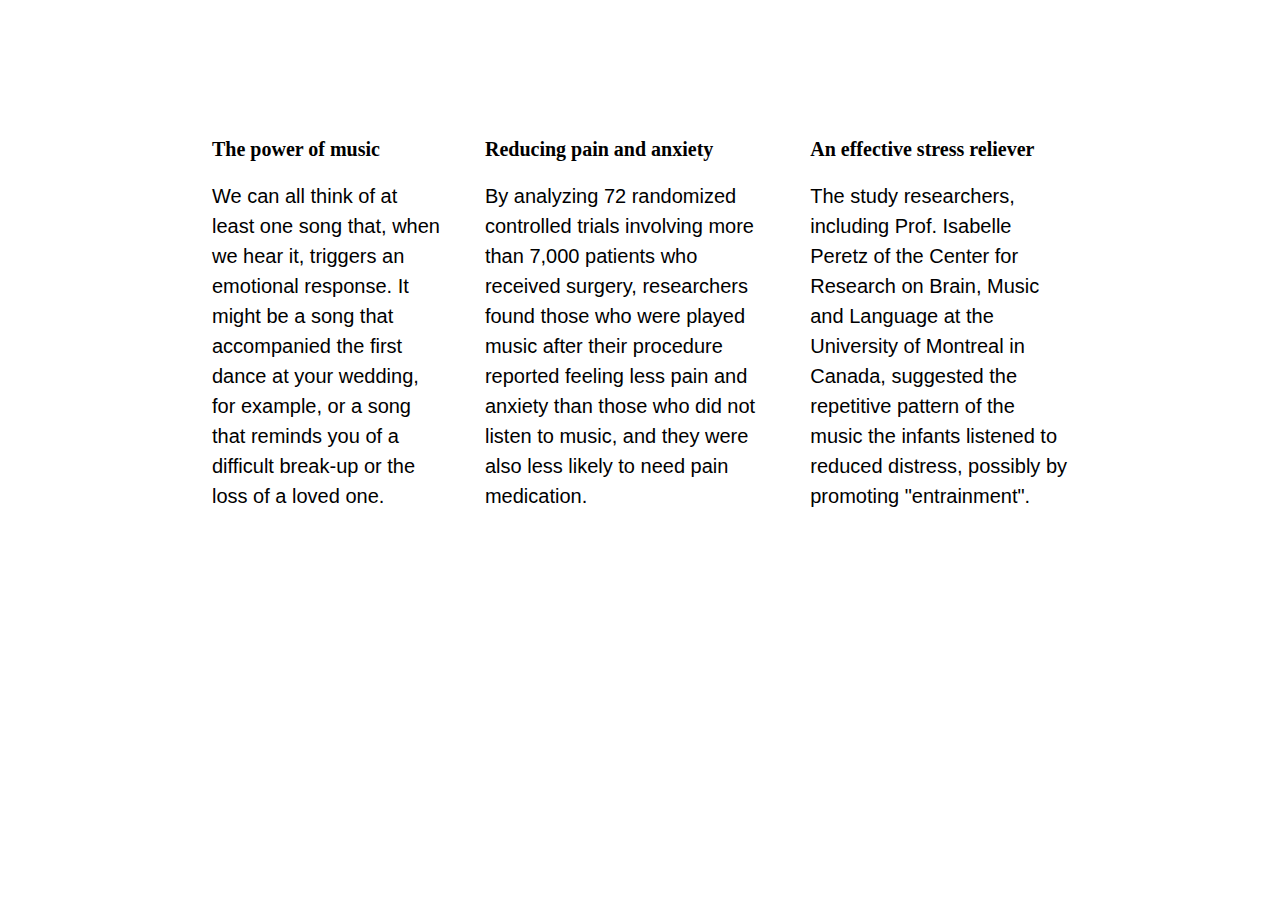
<file: Html and Css/Flexbox/02_FlexModel-Articles/index.html>
<!DOCTYPE html>
<html lang="en">
<head>
    <meta charset="UTF-8">
    <meta http-equiv="X-UA-Compatible" content="IE=edge">
    <meta name="viewport" content="width=device-width, initial-scale=1.0">
    <link rel="stylesheet" href="style.css">
    <title>Articles</title>
</head>
<body>
    <section>
        <article>
            <h2>The power of music</h2>
            <p>We can all think of at least one song that, when we hear it, triggers an emotional response. It might be a song that accompanied the first dance at your wedding, for example, or a song that reminds you of a difficult break-up or the loss of a loved one.</p>
        </article>
        <article>
            <h2>Reducing pain and anxiety</h2>
            <p>By analyzing 72 randomized controlled trials involving more than 7,000 patients who received surgery, researchers found those who were played music after their procedure reported feeling less pain and anxiety than those who did not listen to music, and they were also less likely to need pain medication.</p>
        </article>
        <article>
            <h2>An effective stress reliever</h2>
            <p>The study researchers, including Prof. Isabelle Peretz of the Center for Research on Brain, Music and Language at the University of Montreal in Canada, suggested the repetitive pattern of the music the infants listened to reduced distress, possibly by promoting "entrainment".</p>
        </article>
    </section>
</body>
</html>
</file>
<file: Html and Css/CSS-and-Typography/01_Restaurant-Menu/styles.css>
body {
    text-align: center;
}

h1 {
    font-family:Sentinel A, Sentinel B, Georgia, Times New Roman, Times, serif;
    font-weight: 400;
    line-height: 1.15;
    color: #747474;
}

span {
    font-family: Graphik Semibold Web, Open Sans, Helvetica Neue, Helvetica, Arial, sans-serif;
    font-style: oblique;
    font-weight: 600;
    font-size: 16px;    
    line-height: 1.46;
    color: #5c5a5a;
}

p {
    font-family: Graphik Regular Web, Helvetica Neue, Helvetica, Arial, sans-serif;
    font-weight: 400;
    font-size: 16px;
    line-height: 1.46;
    color: #5c5a5a;
}
</file>
<file: Html and Css/CSS-and-Typography/05_Fonts-speciment-Great-Vibes+Raleway/style.css>
@import url('https://fonts.googleapis.com/css2?family=Raleway:wght@200;400&display=swap');
@import url('https://fonts.googleapis.com/css2?family=Great+Vibes&family=Raleway:wght@200;400&display=swap');

html {
    font-family: Raleway, sans-serif;
    font-size: 16px;
    line-height: 1.5;
}

article h1, h2 {
    font-family: Great Vibes, cursive;
    line-height: 1.2;
    font-weight: bold;
}
</file>
<file: Html and Css/CSS-and-Typography/11_Create-Typography-CSS/style.css>
html {
    font-family: Helvetica, sans-serif;
    font-size: 16px;
    line-height: 1.5;
}

h1,h2,h3,h4,h5,h6 {
    font-family: Georgia, serif;
}

table {
    border: 1px solid gray;
    text-align: left;
    border-collapse: collapse;
    width: 80%;
    margin-left: 10%;
}

thead {
    background-color: darkgray;
    font-weight: bold;
}

thead th {
    padding-left: 5px;
}

table tr:nth-child(2n){
    background-color: lightgray;
}

td {
    border-right: 0.5px solid rgb(62,62,62);
    border-bottom: 0.5px solid rgb(62,62,62);
}

blockquote {
    margin-left: 10px;
    padding-left: 20px;
    border-left: 5px solid rgb(221,221,221);
    font-style: italic;
}

#author {
    text-align: right;
}
</file>
<file: Html and Css/CSS-Box-Model/02_Scrolling-Article/style.css>
article {
    width: 500px;
    height: 200px;
    background-color: lightgray;
    padding: 10px;
    overflow: auto;
}

h2 {
    text-transform: uppercase;
    text-align: center;
}

h3 {
    text-align: center;
}

p {
    text-indent: 30px;
}
</file>
<file: Html and Css/CSS-Box-Model/06_Navigation-inline-block/style.css>
html{
    font-family: Helvetica, sans-serif;
}

body {
    margin: 5%;

}

header {
    font-family: Helvetica, sans-serif;
    padding-bottom: 10px;
}

header span {
    font-size: 50px;
    font-weight: bold;
}

nav {
    padding-left: 30px;
    margin-left: 20px;
    display: inline-block;
}

.navbar {
    list-style: none;
    
}

nav .navbar>li {
    display: inline-block;
    padding: 15px;
}

nav .navbar>li>a {
    text-decoration: none;
    color: green;
}

main h1{
    padding-top: 10px;
    font-family: 'Times New Roman', Times, serif;
    font-size: 40px;
    font-weight: 400;
}

main p {
    font-family: Helvetica, sans-serif;
    font-size: 18px;
    line-height: 1.5;
}
</file>
<file: Html and Css/CSS-Box-Model/08_Photo-gallery-inline-block/style.css>
body {
    padding: 5rem;
    background-color: #eee;
}

.gallery {
    width: 100%;
    margin: 0 auto;
    text-align: center;
}

li {
    width: 18rem;
    display: inline-block;
    background-color: #fff;
    border: 0.4rem solid #000;
    padding: 1rem;
    vertical-align: middle;
    margin: 0.5rem;
}

img {
    display: block;
    width: 100%;
    height: auto;
}
</file>
<file: Html and Css/CSS-Box-Model/09_Blog-layout-inline-block/style.css>
body {
    width: 1500px;
    margin: auto;
    background:rgb(238, 238, 238);
}

article, aside {
   margin: 20px 0 10px 20px;
   padding: 20px 0 10px 20px;
    display: inline-block;
    width: 700px;
}

aside {
    vertical-align: top;
}

img {
    max-width: 700px;
}
</file>
<file: Html and Css/Exam Prep/01. Enterprise/style.css>
:root {
    --clr-primary: #786eff;
    --clr-grey-light: #f6f8f9;
    --clr-grey: #646f79;
    --clr-grey-dark: #2b3644;
    --clr-black: #0d0e10;
  }

  body {
      font-family: "Helvetica", sans-serif;
  }

  #about {
      width: 95%;
      max-width: 1000px;
      margin: 32px auto;

      background-color: var(--clr-grey-light);
      border-radius: 8px;
      padding: 48px;
      position: relative;
  }

  #about .info {
      color:var(--clr-grey-dark);
      width: 40%;
  }

  #about .info .info__subtitle {
      font-size: 12px;
      font-weight: bold;
      margin-bottom: 12px;
  }

  #about .info .info__title {
      font-size: 32px;
      font-weight: 300;
      margin-bottom: 12px;
  }

  #about .info .info__desc {
      color:var(--clr-grey);
      margin-bottom: 24px;
  }

  .btn {
      border: 1px solid var(--clr-black);
      border-radius: 4px;
      padding: 8px 16px;
      cursor: pointer;
      font-weight: bold;
      background-color: transparent;
  }

  .btn.btn--primary {
      border-color: var(--clr-primary);
      background-color: var(--clr-primary);
      color: #fff
  }

  #about .info .btn.btn--primary{
      margin-right: 12px;
  }

  /* Image */

  #about .img {
      width: 30%;
      position: absolute;
      bottom: 0px;
      right: 48px;
  }
</file>
<file: Html and Css/Exam Prep/02. DigiMedia/css/main.css>
* {
  margin: 0;
  padding: 0;
}

html {
  box-sizing: border-box;
}

*,
*:before,
*:after {
  box-sizing: inherit;
}

a {
  font-weight: 600;
  color: #314584;
  text-decoration: none;
  letter-spacing: 1px;
  position: relative;
}

a:focus,
a:hover {
  color: rgba(44, 44, 44, 0.8);
  text-decoration: none;
}

img {
  max-width: 100%;
  height: auto;
}

h1,
h2,
h3,
h5,
h6 {
  color: #314584;
  font-weight: 600;
  letter-spacing: 1px;
}

body {
  color: #314584;
  font-family: "Work Sans", sans-serif;
  font-size: 14px;
  font-weight: 400;
  overflow-x: hidden;
  transition: opacity 1s;
  min-width: 330px;
}

h1 {
  font-size: 4.4rem;
  margin-bottom: 20px;
}

h2 {
  font-size: 2.5rem;
  line-height: 3.5rem;
  margin-bottom: 50px;
}

.about h2 {
  margin-bottom: 25px;
}

h3 {
  font-size: 1.9rem;
  line-height: 2.5rem;
  margin-bottom: 15px;
}

h5 {
  font-size: 1rem;
  color: #ff3946;
}

h6 {
  font-size: 1rem;
  margin-bottom: 10px;
}

.about p {
  color: #314584;
}

p {
  font-size: 1.1rem;
  line-height: 1.8;
  color: #6e757a;
  margin-bottom: 15px;
  letter-spacing: 0.025em;
}

.contact-btn button {
  width: 200px;
  height: 60px;
  border: 0px;
  box-shadow: 0px 4px 6px 0px rgba(30, 32, 33, 0.07);
  background: #fff;
  border-radius: 3px;
  font-size: 1.2rem;
  font-family: "Work Sans", sans-serif;
  font-weight: 600;
  color: #ff3946;
}

.hero-btns a:first-child {
  background: #ff3946;
  border: 2px solid #ff3946;
  color: #fff;
  padding: 17px 35px;
  font-size: 1rem;
  border-radius: 30px;
  box-shadow: 0px 4px 5px 0px rgba(255, 57, 70, 0.15);
}

.hero-btns a:first-child:hover {
  background: #fff;
  border: 2px solid #ff3946;
  color: #314584;
  padding: 17px 35px;
  font-size: 1rem;
  border-radius: 30px;
  transition: all 0.3s ease;
}

.hero-btns a:last-child {
  color: #314584;
  padding: 17px 35px;
  font-size: 1rem;
}

.hero-btns a:last-child:hover {
  color: #ff3946;
  transition: all 0.3s ease;
}

.navbar-light .navbar-toggler {
  color: #314584;
  border: none;
}

.navbar-toggler {
  padding: 0.5rem 1.2rem 0.25rem 0rem;
  font-size: 1.25rem;
  line-height: 1;
  background: transparent;
  border: 1px solid transparent;
  border-radius: 0.25rem;
}

.interactive-menu-button {
  position: relative;
}

.interactive-menu-button a {
  width: 20px;
  height: 20px;
  display: block;
  position: relative;
}

.interactive-menu-button a span {
  height: 4px;
  position: absolute;
  background: #314584;
  text-indent: -999em;
  width: 100%;
  top: 6px;
  transition: all 0.5s cubic-bezier(0, 0.275, 0.125, 1);
}

.interactive-menu-button a span:before,
.interactive-menu-button a span:after {
  content: "";
  height: 4px;
  background: #314584;
  width: 100%;
  position: absolute;
  top: -6px;
  left: 0;
  transition: all 0.5s cubic-bezier(0, 0.275, 0.125, 1);
}

.interactive-menu-button a span:after {
  top: 6px;
}

.service-btn a {
  color: #fff !important;
  font-size: 0.8rem !important;
}

.service-btn a:hover {
  color: #ff3946 !important;
}

.contact-btn {
  text-align: center;
  margin-top: 70px;
}

.contact-btn a {
  color: #fff !important;
}

.contact-btn a:hover {
  color: #314584 !important;
}

.navbar-light .navbar-nav .nav-link {
  color: #314584;
  font-size: 1.1rem;
}

.hero-btns {
  margin-bottom: 350px;
}

.navbar-light .navbar-nav .active > .nav-link {
  color: #ff3946;
}

.navbar {
  padding: 50px 0 0 0;
}

.navbar-light .navbar-brand {
  margin-right: 10%;
}

.nav-item {
  padding: 0 10px;
}

.navbar-light .navbar-nav .nav-link:focus,
.navbar-light .navbar-nav .nav-link:hover {
  color: #ff3946;
}

.hero img {
  position: absolute;
  top: 0;
  right: 0;
  z-index: -9;
  margin-top: 30px;
  width: 50%;
}

.hero h1 {
  margin-top: 250px;
}

.hero p {
  margin-bottom: 50px;
}

.services {
  padding: 50px 0px;
}

.services p {
  font-size: 1rem;
  color: #314584;
  line-height: 1.5rem;
}

.side-img img {
  position: absolute;
  left: -20px;
}

.side2-img img {
  position: absolute;
  right: -20px;
  top: 1300px;
}

.service-box {
  background: #fff;
  padding: 40px 45px;
  margin: 10px;
  box-shadow: 0px 3px 7px 0px rgba(28, 31, 33, 0.15);
  min-height: 400px;
}

.service-box img {
  margin-bottom: 30px;
}

.about {
  margin-bottom: 150px;
}

.contact {
  max-height: 550px;
}

.email input {
  width: 100%;
  height: 60px;
  background: #f4fafe;
  border: none;
  padding: 0px 20px;
  color: #314584;
  font-weight: 600;
  margin-bottom: 15px;
}

textarea {
  background: #f4fafe;
  border: none;
  width: 100%;
  padding: 20px;
  margin-top: 15px;
  color: #314584;
  font-weight: 600;
}

footer {
  background: #314584;
  width: 100%;
  text-align: center;
  padding: 70px 0px 0px 0px;
}

footer h5 {
  color: #fff;
  padding-bottom: 10px;
}

footer h3 {
  color: #ff3946;
  font-size: 3rem;
}

.contact-nav li {
  display: inline;
  color: #fff;
}

.contact-nav a {
  color: #fff;
  font-size: 1.1rem;
  padding: 20px 20px;
}

.contact-nav a:hover {
  color: #ff3946;
}

footer h6 {
  color: #fff;
  font-size: 0.9rem;
  font-weight: 400;
  margin-top: 30px;
  padding-bottom: 60px;
}
</file>
<file: Html and Css/Exam Prep/02. DigiMedia/css/responsive.css>
/* TODO: Add responsive styles here... */
@media screen and (max-width: 600px) {
  /* Navigation */
  .navbar {
    display: flex;
    justify-content: center;
    align-items: center;
  }

  .navbar .navbar-brand {
      margin-right: unset;
  }

  /* Hero section */
  .hero {
    text-align: center;
  }

  .hero h1 {
      margin-top: 80px;
  }

  .hero > img {
      display: none;
  }

  .hero .hero-btns {
      display: flex;
      flex-direction: column;
      justify-content: center;
      align-items: center;
  }

  .hero .hero-btns {
      margin-bottom: 80px;
  }

  /* Services section */

  .services .service-txt {
      text-align: center;
  }

  .services .hero-btns.service-btn {
      margin-bottom: 80px;
  }

  .services .service-box {
      margin-bottom: 32px;
  }

  .services .slide2-img img {
      top: 1600px;
  }

  /* About section */

  .about {
      text-align: center;
      margin-bottom: 80px;
  }

  .about img {
      margin-bottom: 50px;
  }

  /* Contacts Section */
  .contact {
      text-align: center;
  }

  .contact .hero-btns {
      display: none;
  }

  /* Footer */
  footer .concact-nav {
      display: flex;
      flex-direction: column;
      gap: 6px
  }

  footer h6 {
      padding-bottom: 0px;
  }
}
</file>
<file: Html and Css/Flexbox/01_Flexbox-Layout/style.css>
body{
    background-color: #EEE;
    padding: 5rem;
    display: flex;
    flex-wrap: wrap;
}

header,main,aside,footer {
    padding: 2rem;
    background-color: #FFF;
    border-radius: 0.4rem;
    color: #000;
    margin: 10px;
    -webkit-box-shadow: 1px 1px 12px 5px rgba(0,0,0,0.59); 
box-shadow: 1px 1px 8px 3px rgba(0,0,0,0.3);
}

header, footer {
    flex-basis: 100%;
}

main {
    flex: 8 1 40rem;
}

aside {
    flex: 2 1 20rem;
}
</file>
<file: Html and Css/Flexbox/02_FlexModel-Articles/style.css>
html {
    font-family: Helvetica,sans-serif;
    line-height: 1.5;
    font-size: 20px;
}

h2 {
    font-family: Georgia, serif;
    font-size: 1em;
    line-height: 1.2;
}

section {
    display: flex;
    justify-content: space-between;
    max-width: 70vw;
    margin: 100px auto;
}

article {
    padding: 20px;
}
</file>
<file: Html and Css/CSS-and-Typography/04_Buttons-css/styles.css>
@import url(https://use.fontawesome.com/releases/v5.6.3/css/all.css);

body {
    font-family: Helvetica, sans-serif;
    background-color: rgb(251, 251, 251);
}

a {
    text-decoration: none;
}

.button {
    color: rgb(51, 51, 51);
    cursor: pointer;
    outline: none;
    border: none;
    padding: 6px 15px;
    font-weight: 600;
    font-size: 12px;
    border-radius: 15px;
}


.fill {
    color: rgb(251, 251, 251);
    background-color: rgb(51, 51, 51);
}

.normal {
    border: 2px solid rgb(51, 51, 51);
}   

#normalHover.hover:hover {
    border-color: rgb(0, 102, 0);
    color: rgb(0, 102, 0);
    background-color: rgb(251, 251, 251);
}

.fill.hover:hover {
    background-color: rgb(0, 102, 0);
}

i {
    padding: 3px;
}
</file>
